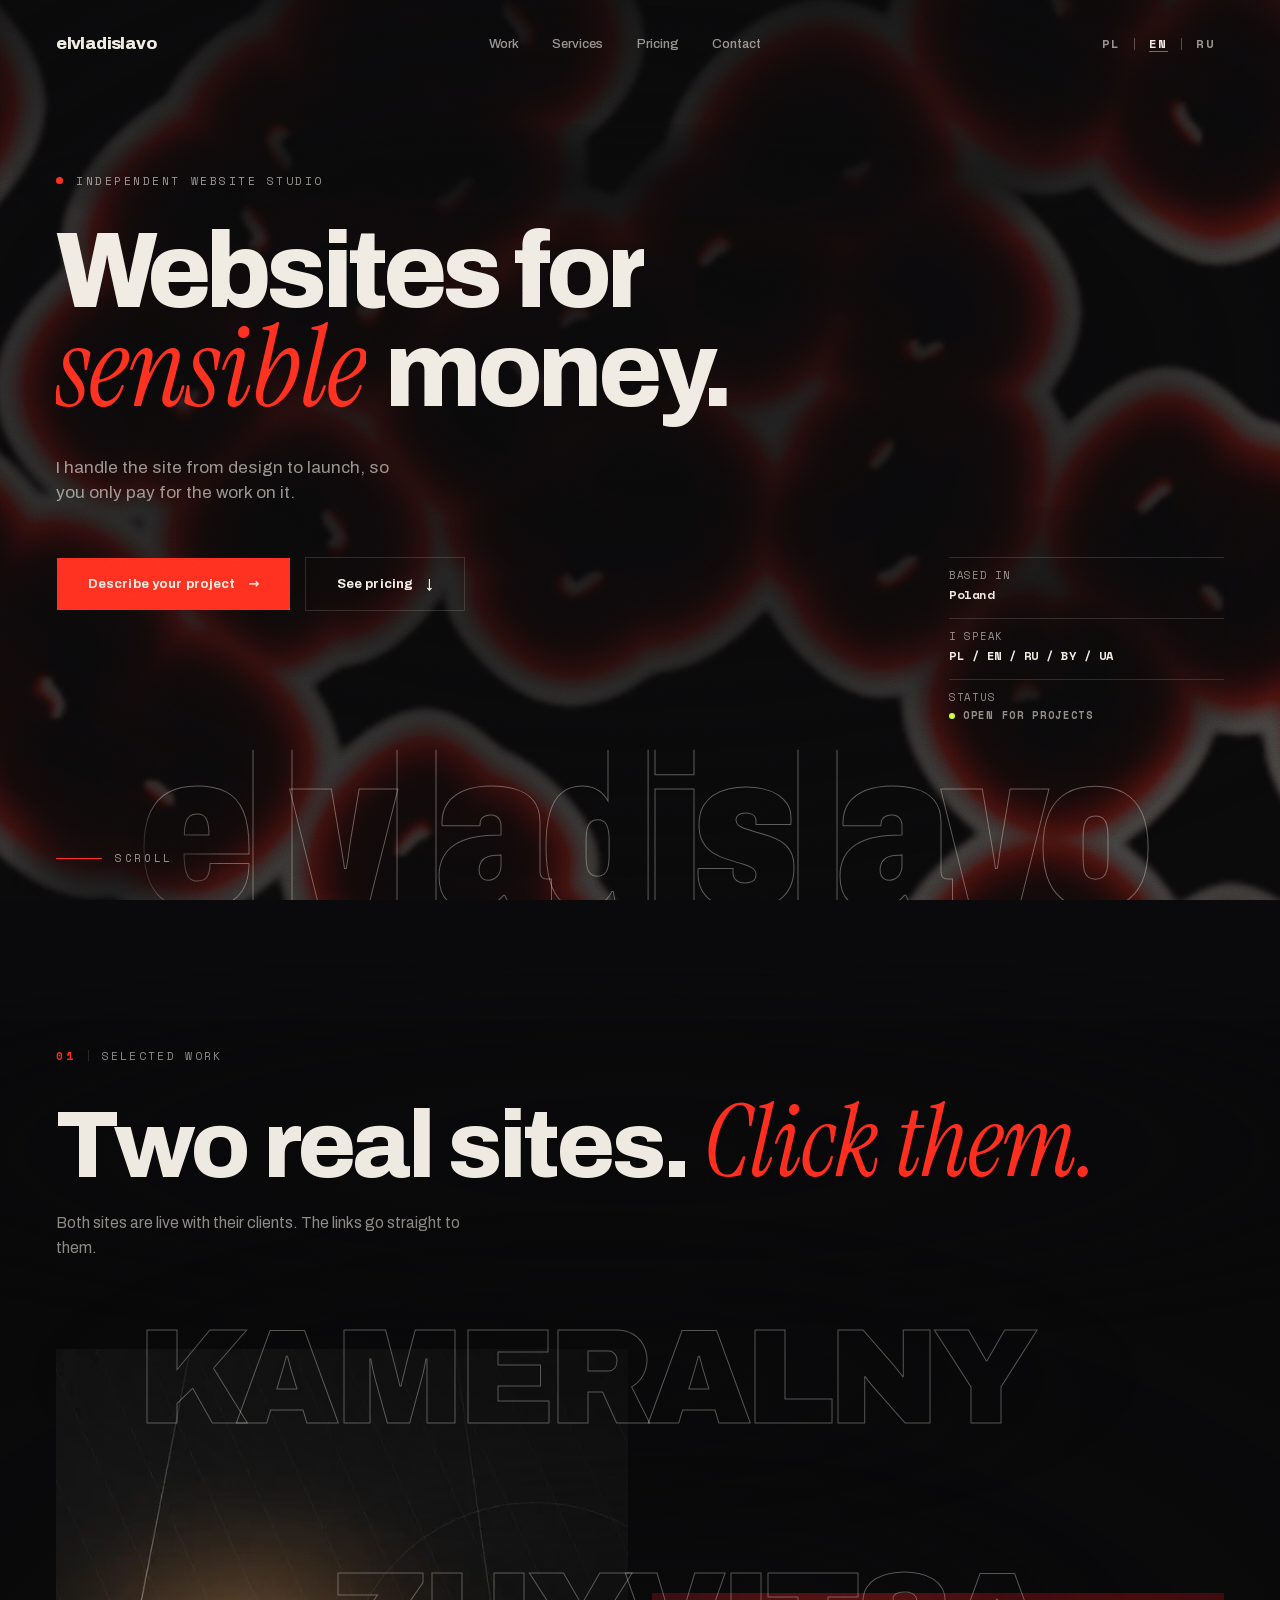
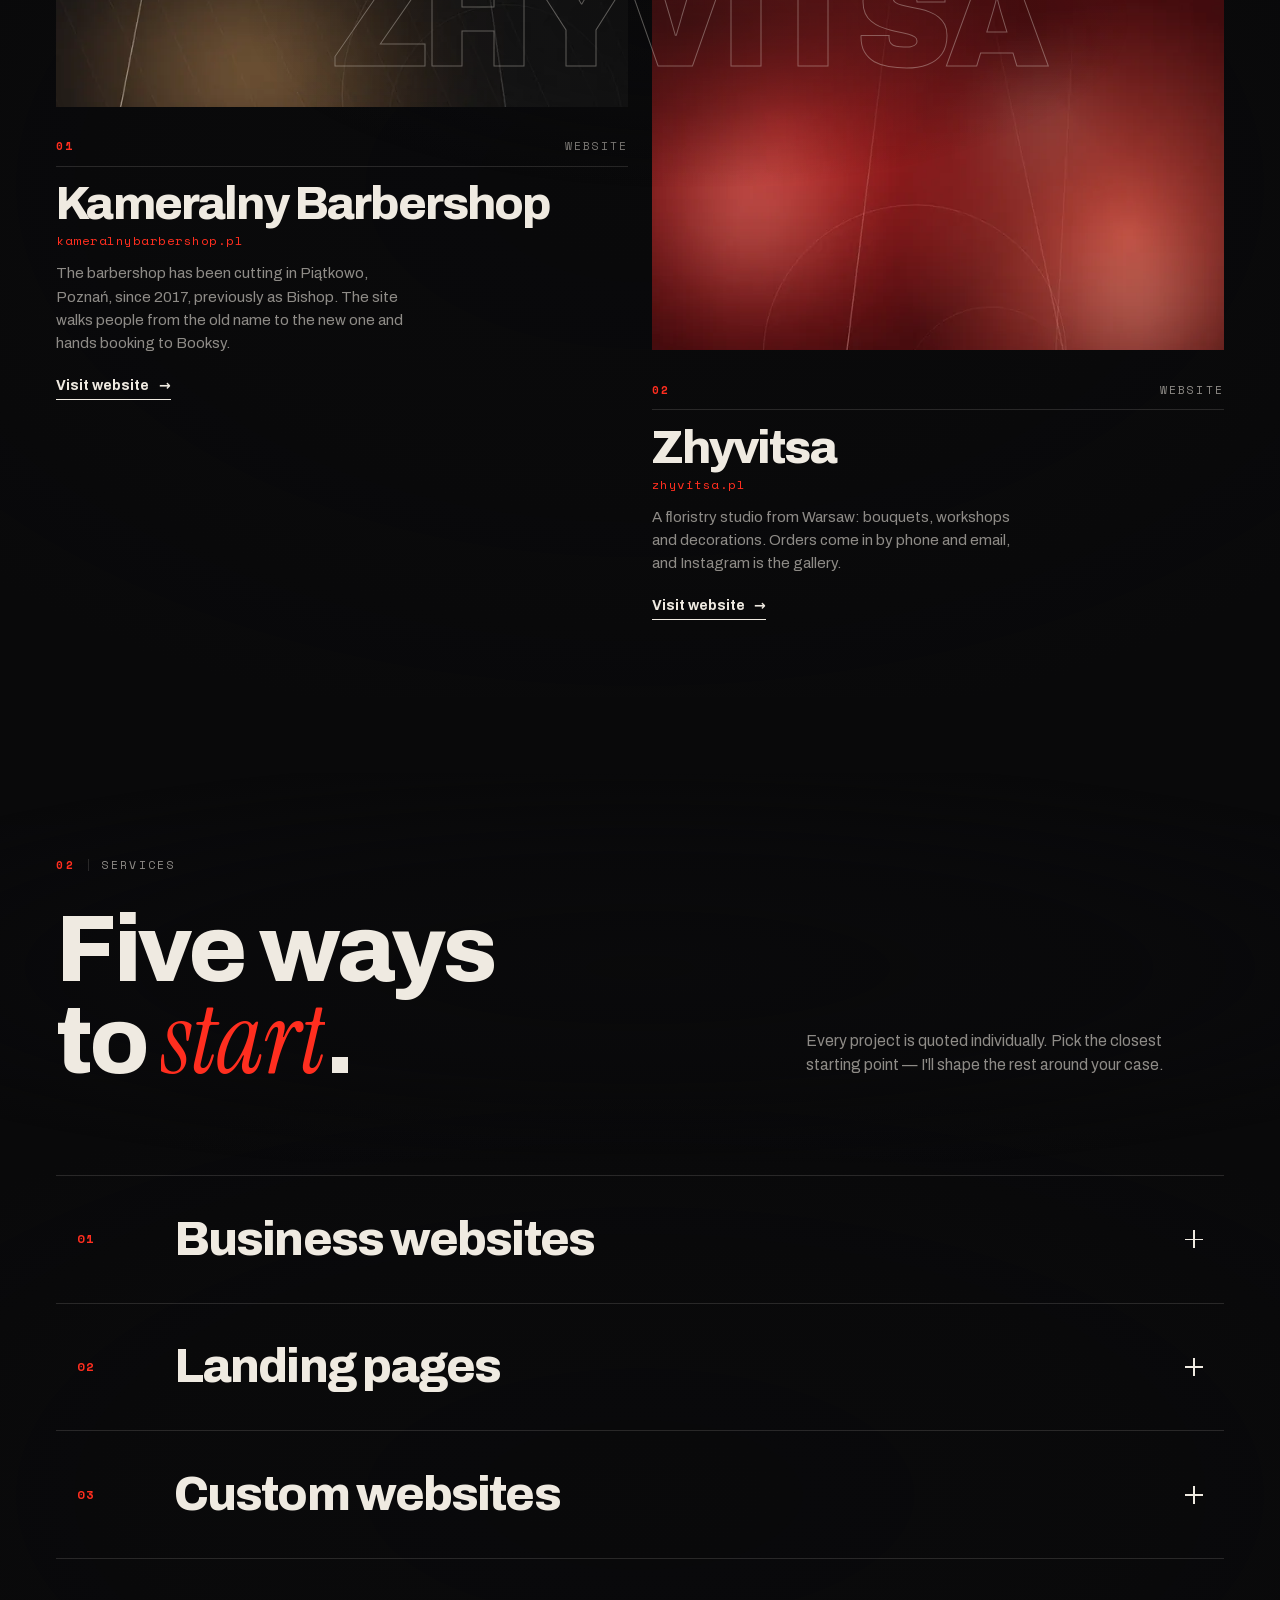
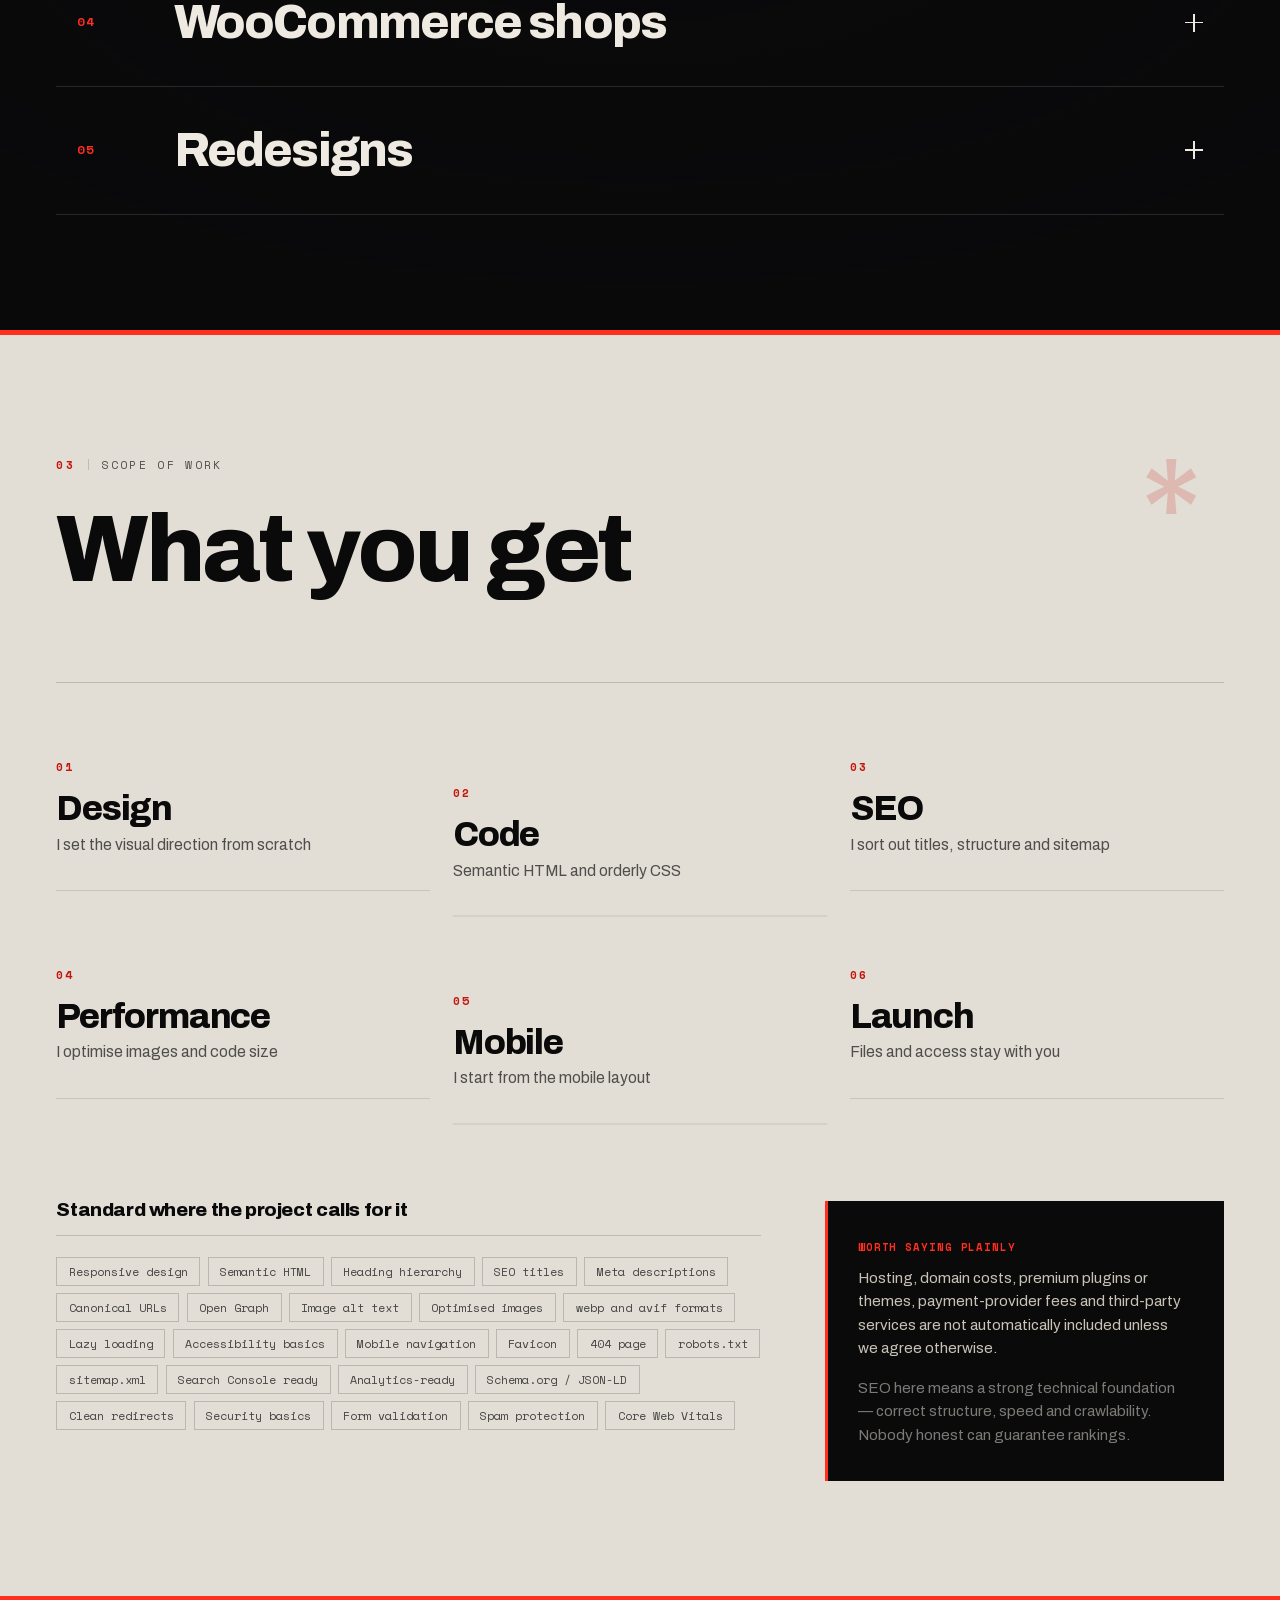
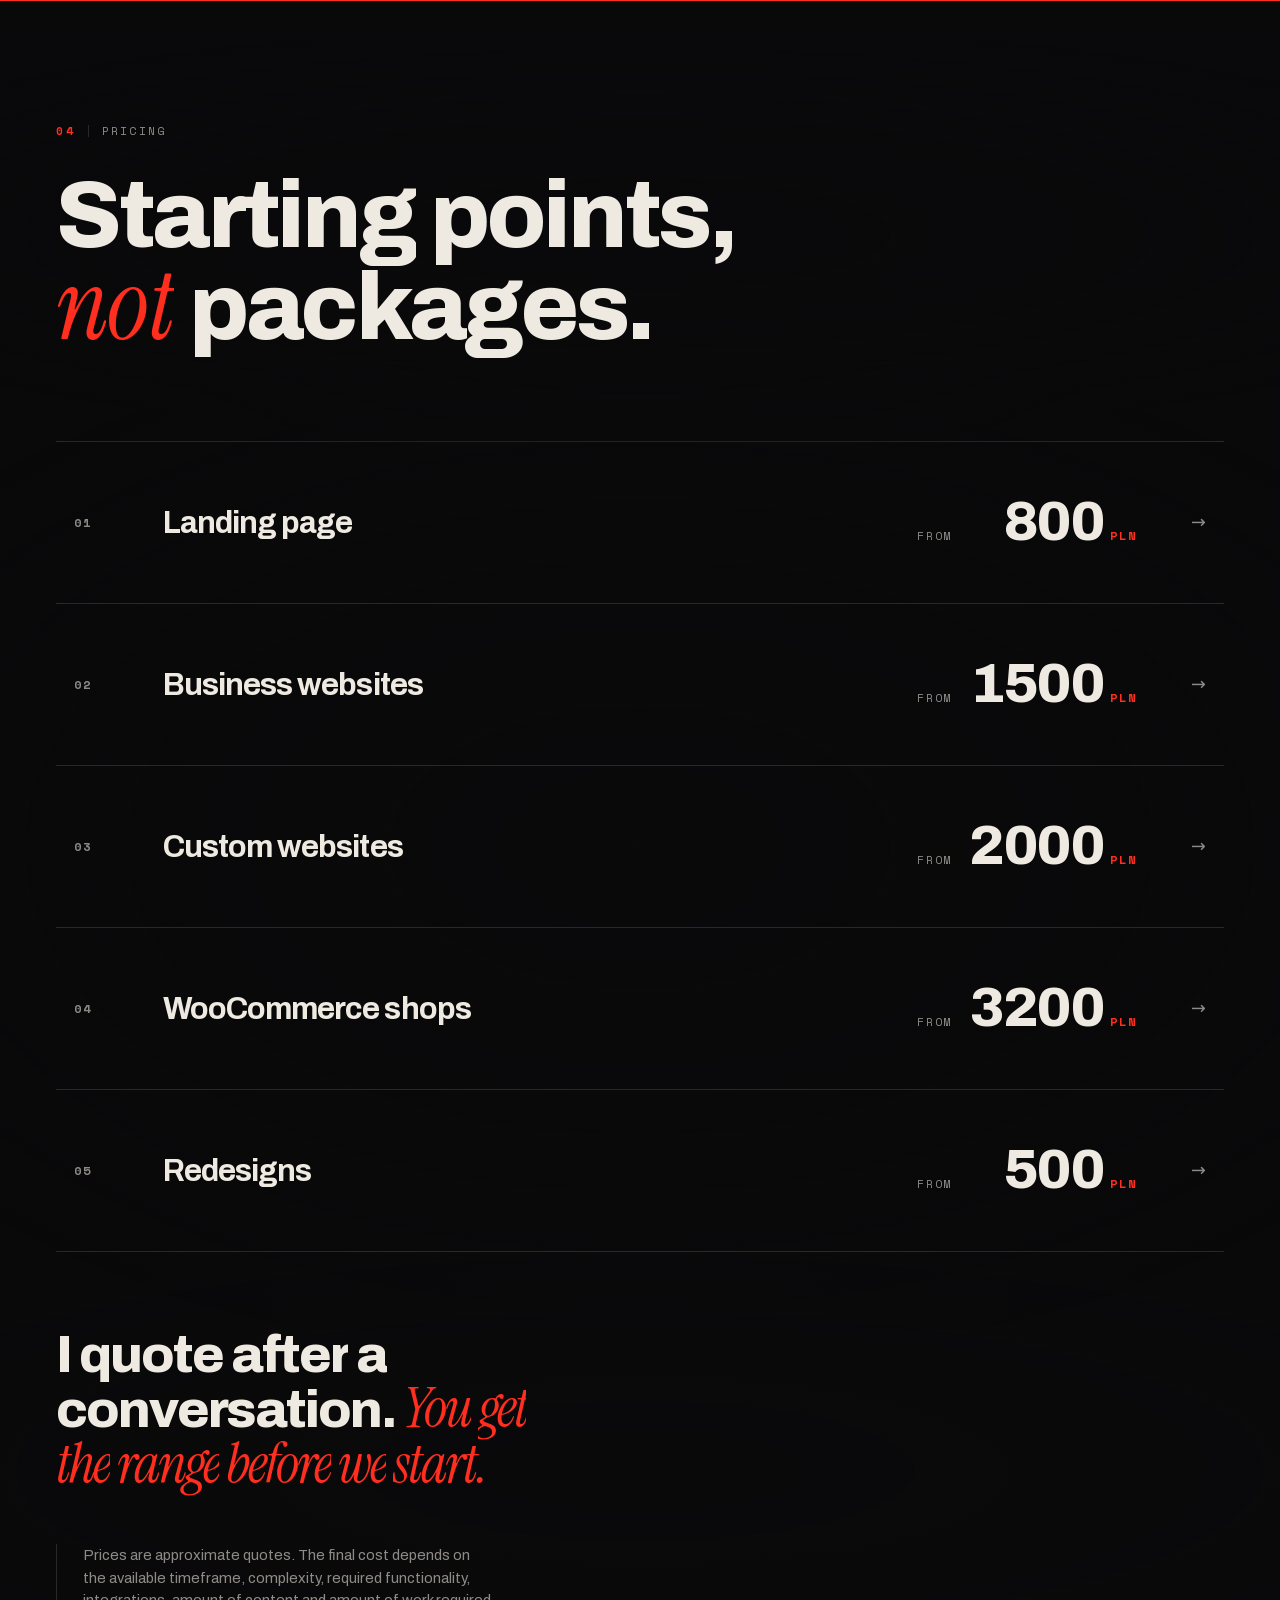
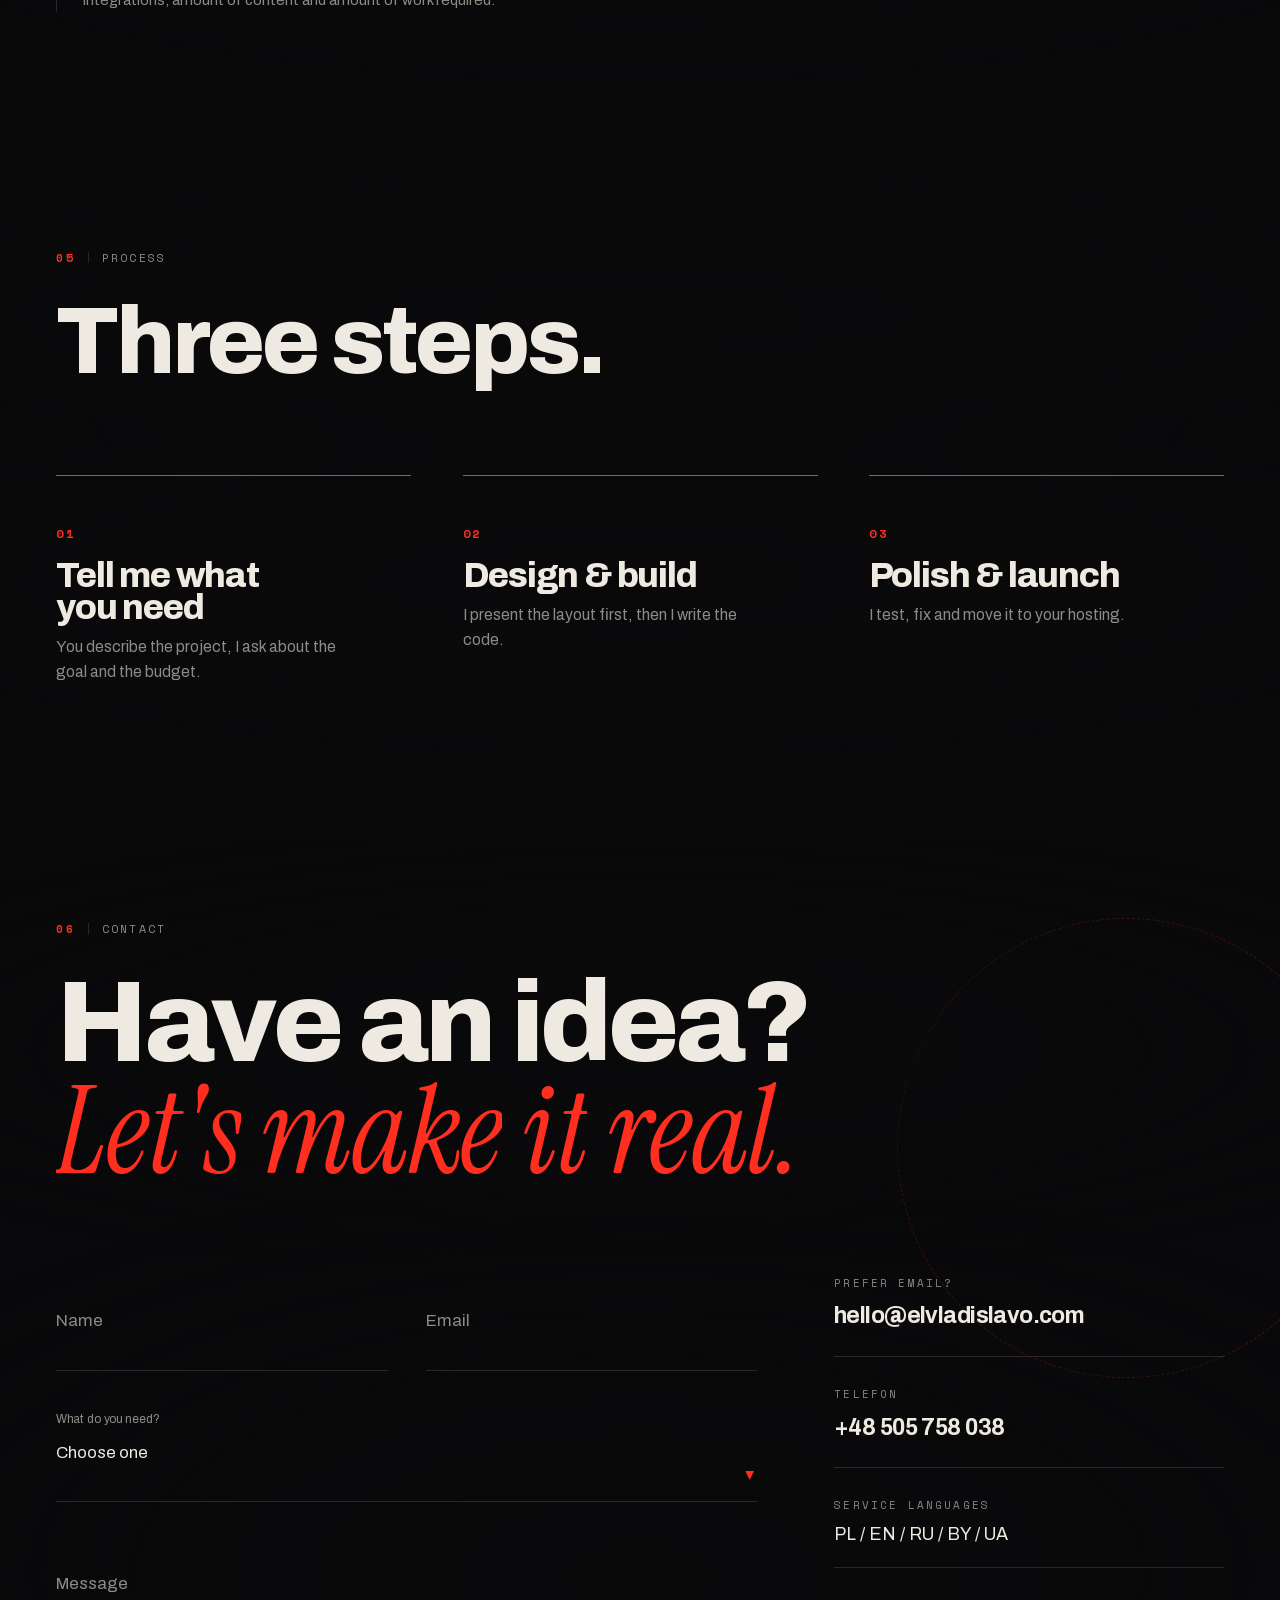
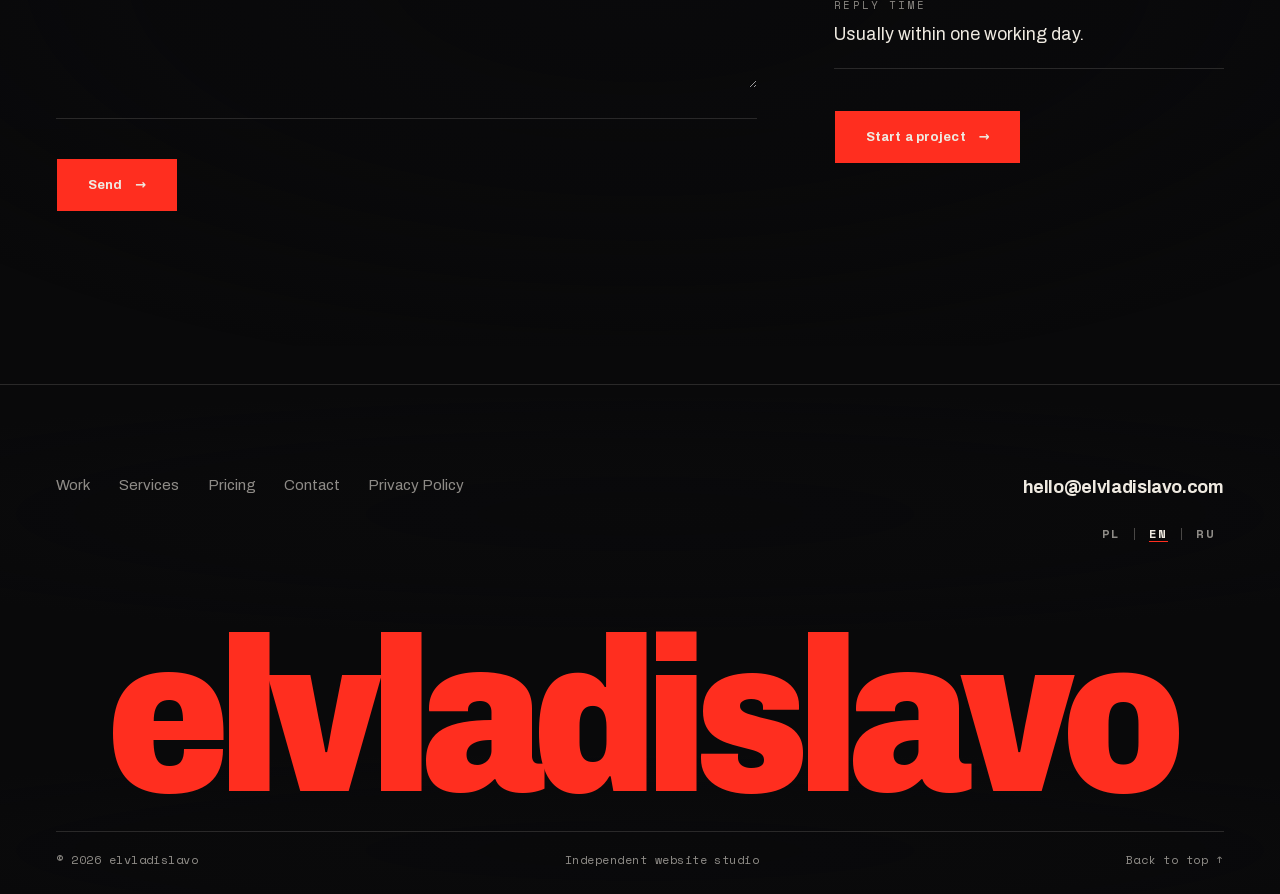
<file: index.html>
<!doctype html>
<html lang="pl" class="no-js">
<head>
<meta charset="utf-8">
<meta name="viewport" content="width=device-width, initial-scale=1, viewport-fit=cover">

<title>elvladislavo — strony internetowe za rozsądne pieniądze</title>
<meta name="description" content="Niezależne studio stron internetowych. Strony dla firm, landing page i sklepy WooCommerce. Projektuję i piszę kod sam, bez agencji po drodze.">
<link rel="canonical" href="https://elvladislavo.com/">
<link rel="alternate" hreflang="en" href="https://elvladislavo.com/?lang=en">
<link rel="alternate" hreflang="pl" href="https://elvladislavo.com/?lang=pl">
<link rel="alternate" hreflang="ru" href="https://elvladislavo.com/?lang=ru">
<link rel="alternate" hreflang="x-default" href="https://elvladislavo.com/?lang=en">
<meta name="author" content="elvladislavo">
<meta name="robots" content="index, follow, max-image-preview:large">
<meta name="theme-color" content="#0A0A0B">
<meta name="color-scheme" content="dark">

<meta property="og:type" content="website">
<meta property="og:site_name" content="elvladislavo">
<meta property="og:locale" content="pl_PL">
<meta property="og:locale:alternate" content="en_GB">
<meta property="og:url" content="https://elvladislavo.com/">
<meta property="og:title" content="elvladislavo — strony internetowe za rozsądne pieniądze">
<meta property="og:description" content="Niezależne studio stron internetowych. Strony dla firm, landing page i sklepy WooCommerce. Projektuję i piszę kod sam, bez agencji po drodze.">
<meta property="og:image" content="https://elvladislavo.com/assets/og-image.jpg">
<meta property="og:image:width" content="1200">
<meta property="og:image:height" content="630">
<meta property="og:image:alt" content="elvladislavo — strony internetowe za rozsądne pieniądze">
<meta name="twitter:card" content="summary_large_image">
<meta name="twitter:title" content="elvladislavo — strony internetowe za rozsądne pieniądze">
<meta name="twitter:description" content="Niezależne studio stron internetowych. Strony dla firm, landing page i sklepy WooCommerce.">
<meta name="twitter:image" content="https://elvladislavo.com/assets/og-image.jpg">

<link rel="icon" href="assets/favicon.svg" type="image/svg+xml">
<link rel="icon" href="assets/favicon.ico" sizes="48x48">
<link rel="apple-touch-icon" href="assets/apple-touch-icon.png">
<link rel="manifest" href="site.webmanifest">

<!-- Type is served from this origin and preloaded: a font that arrives
     after first paint re-wraps every headline on the way in. -->
<link rel="preload" href="assets/fonts/archivo-var.woff2" as="font" type="font/woff2" crossorigin>
<link rel="preload" href="assets/fonts/instrument-serif-italic.woff2" as="font" type="font/woff2" crossorigin>
<link rel="stylesheet" href="css/fonts.css">
<link rel="stylesheet" href="css/style.css?v=2">

<script>
/* Runs before paint: marks JS availability, restores language + motion prefs,
   and holds the first frame so the localised copy never flashes. */
(function () {
  /* A reload starts at the top: this page opens on a full-height hero and
     an intro, and being dropped back into the middle of it reads as a
     glitch. A link to an anchor still works — only restoration is off. */
  if ('scrollRestoration' in history && !location.hash) history.scrollRestoration = 'manual';
  var d = document.documentElement;
  d.className = d.className.replace('no-js', 'js') + ' is-preload';
  var lang = null;
  try { lang = localStorage.getItem('elv-lang'); } catch (e) {}
  var q = location.search.match(/[?&]lang=(pl|en|ru)\b/);
  if (q) lang = q[1];
  if (lang !== 'pl' && lang !== 'en' && lang !== 'ru') {
    var nl = navigator.language || '';
    lang = /^pl\b/i.test(nl) ? 'pl' : /^ru\b/i.test(nl) ? 'ru' : 'en';
  }
  d.lang = lang;
  if (window.matchMedia('(prefers-reduced-motion: reduce)').matches) d.classList.add('reduced');
})();
</script>
<noscript><style>.loader{display:none!important}html.is-preload .gate{opacity:1!important;visibility:visible!important}</style></noscript>

<script type="application/ld+json">
{
  "@context": "https://schema.org",
  "@graph": [
    {
      "@type": [
        "ProfessionalService",
        "WebDesignCompany"
      ],
      "@id": "https://elvladislavo.com/#studio",
      "name": "elvladislavo",
      "alternateName": "elvladislavo web development studio",
      "description": "Niezależne studio stron internetowych. Projektuję i koduję strony dla firm, landing page i sklepy WooCommerce.",
      "url": "https://elvladislavo.com/",
      "email": "hello@elvladislavo.com",
      "image": "https://elvladislavo.com/assets/og-image.jpg",
      "logo": "https://elvladislavo.com/assets/favicon.svg",
      "priceRange": "500–3200+ PLN",
      "currenciesAccepted": "PLN",
      "address": {
        "@type": "PostalAddress",
        "addressCountry": "PL"
      },
      "areaServed": [
        {
          "@type": "Country",
          "name": "Poland"
        },
        {
          "@type": "Place",
          "name": "Remote / worldwide"
        }
      ],
      "knowsLanguage": [
        "pl",
        "en",
        "ru",
        "be",
        "uk"
      ],
      "makesOffer": [
        {
          "@type": "Offer",
          "name": "Landing page",
          "priceSpecification": {
            "@type": "PriceSpecification",
            "minPrice": 800,
            "priceCurrency": "PLN",
            "valueAddedTaxIncluded": false
          }
        },
        {
          "@type": "Offer",
          "name": "Strony dla firm",
          "priceSpecification": {
            "@type": "PriceSpecification",
            "minPrice": 1500,
            "priceCurrency": "PLN",
            "valueAddedTaxIncluded": false
          }
        },
        {
          "@type": "Offer",
          "name": "Sklepy WooCommerce",
          "priceSpecification": {
            "@type": "PriceSpecification",
            "minPrice": 3200,
            "priceCurrency": "PLN",
            "valueAddedTaxIncluded": false
          }
        },
        {
          "@type": "Offer",
          "name": "Strony autorskie",
          "priceSpecification": {
            "@type": "PriceSpecification",
            "minPrice": 2000,
            "priceCurrency": "PLN",
            "valueAddedTaxIncluded": false
          }
        },
        {
          "@type": "Offer",
          "name": "Redesign",
          "priceSpecification": {
            "@type": "PriceSpecification",
            "minPrice": 500,
            "priceCurrency": "PLN",
            "valueAddedTaxIncluded": false
          }
        }
      ],
      "hasOfferCatalog": {
        "@type": "OfferCatalog",
        "name": "Usługi",
        "itemListElement": [
          {
            "@type": "Offer",
            "itemOffered": {
              "@type": "Service",
              "name": "Strony dla firm",
              "description": "Kilka podstron: oferta, o firmie, kontakt. Treści zmieniasz samodzielnie."
            }
          },
          {
            "@type": "Offer",
            "itemOffered": {
              "@type": "Service",
              "name": "Landing page",
              "description": "Jedna strona pod jedną ofertę. Cała treść i formularz w jednym przewinięciu."
            }
          },
          {
            "@type": "Offer",
            "itemOffered": {
              "@type": "Service",
              "name": "Strony autorskie",
              "description": "Własny układ, krój pisma i animacje, dobrane pod jedną markę."
            }
          },
          {
            "@type": "Offer",
            "itemOffered": {
              "@type": "Service",
              "name": "Sklepy WooCommerce",
              "description": "Katalog, koszyk i płatności uruchamiam na WordPressie."
            }
          },
          {
            "@type": "Offer",
            "itemOffered": {
              "@type": "Service",
              "name": "Redesign",
              "description": "Treści i adresy zostają. Zmieniam wygląd, wersję mobilną i czas ładowania."
            }
          }
        ]
      }
    },
    {
      "@type": "WebSite",
      "@id": "https://elvladislavo.com/#website",
      "url": "https://elvladislavo.com/",
      "name": "elvladislavo",
      "inLanguage": [
        "pl",
        "en",
        "ru"
      ],
      "publisher": {
        "@id": "https://elvladislavo.com/#studio"
      }
    },
    {
      "@type": "CollectionPage",
      "@id": "https://elvladislavo.com/#work",
      "name": "Wybrane realizacje",
      "isPartOf": {
        "@id": "https://elvladislavo.com/#website"
      },
      "hasPart": [
        {
          "@type": "CreativeWork",
          "name": "Kameralny Barbershop",
          "url": "https://kameralnybarbershop.pl",
          "creator": {
            "@id": "https://elvladislavo.com/#studio"
          },
          "genre": "Strona internetowa"
        },
        {
          "@type": "CreativeWork",
          "name": "Zhyvitsa",
          "url": "https://zhyvitsa.pl",
          "creator": {
            "@id": "https://elvladislavo.com/#studio"
          },
          "genre": "Strona internetowa"
        }
      ]
    }
  ]
}
</script>
</head>

<body id="top">

<a class="skip" href="#main" data-i18n="a11y.skip">Przejdź do treści</a>

<!-- ══ Loader ═══════════════════════════════════════════════════════════ -->
<div class="loader" id="loader" role="status" aria-live="polite">
  <span class="vh" data-i18n="a11y.loading">Ładowanie</span>
  <div class="loader__stage" aria-hidden="true">
    <div class="loader__mark" id="loaderMark">elvladislavo</div>
    <div class="loader__rule"><i id="loaderBar"></i></div>
    <div class="loader__num" id="loaderNum">00</div>
  </div>
  <div class="loader__wipe" aria-hidden="true"></div>
</div>

<!-- ══ Ambient layers ═══════════════════════════════════════════════════ -->
<div class="bz" id="bz" aria-hidden="true">
  <canvas id="bzCanvas" width="2" height="2"></canvas>
  <div class="bz__veil"></div>
</div>
<div class="grain" aria-hidden="true"></div>
<div class="cursor" id="cursor" aria-hidden="true">
  <div class="cursor__dot"></div>
  <div class="cursor__ring"><span class="cursor__label" data-i18n="work.cursor">ZOBACZ ↗</span></div>
</div>

<!-- ══ Navigation ═══════════════════════════════════════════════════════ -->
<header class="nav" id="nav">
  <a class="nav__logo" href="#top" aria-label="elvladislavo — home">
    <span class="nav__word">elvladislavo</span>
  </a>

  <nav class="nav__menu" id="primary-nav" aria-label="Primary">
    <ul class="nav__list">
      <li><a href="#work"     data-nav data-i18n="nav.work">Realizacje</a></li>
      <li><a href="#services" data-nav data-i18n="nav.services">Usługi</a></li>
      <li><a href="#pricing"  data-nav data-i18n="nav.pricing">Cennik</a></li>
      <li><a href="#contact"  data-nav data-i18n="nav.contact">Kontakt</a></li>
    </ul>
    <span class="nav__ind" aria-hidden="true"></span>
  </nav>

  <div class="nav__right">
    <div class="lang" role="group" aria-label="Language / Język">
      <button type="button" class="lang__btn" data-lang="pl">PL</button>
      <span class="lang__sep" aria-hidden="true">|</span>
      <button type="button" class="lang__btn" data-lang="en">EN</button>
      <span class="lang__sep" aria-hidden="true">|</span>
      <button type="button" class="lang__btn" data-lang="ru">RU</button>
    </div>
    <button type="button" class="burger" id="burger" aria-expanded="false" aria-controls="mobile-menu">
      <span class="vh" data-i18n="a11y.menu">Menu</span>
      <i aria-hidden="true"></i><i aria-hidden="true"></i>
    </button>
  </div>
</header>

<!-- ══ Mobile menu ══════════════════════════════════════════════════════ -->
<div class="mmenu" id="mobile-menu" inert>
  <div class="mmenu__bg" aria-hidden="true"></div>
  <nav class="mmenu__inner" aria-label="Mobile">
    <ul>
      <li><a href="#work"><span class="mmenu__n">01</span><span data-i18n="nav.work">Realizacje</span></a></li>
      <li><a href="#services"><span class="mmenu__n">02</span><span data-i18n="nav.services">Usługi</span></a></li>
      <li><a href="#pricing"><span class="mmenu__n">03</span><span data-i18n="nav.pricing">Cennik</span></a></li>
      <li><a href="#contact"><span class="mmenu__n">04</span><span data-i18n="nav.contact">Kontakt</span></a></li>
    </ul>
    <div class="mmenu__foot">
      <a href="mailto:hello@elvladislavo.com">hello@elvladislavo.com</a>
      <div class="lang lang--m" role="group" aria-label="Language / Język">
        <button type="button" class="lang__btn" data-lang="pl">PL</button>
        <span class="lang__sep" aria-hidden="true">|</span>
        <button type="button" class="lang__btn" data-lang="en">EN</button>
        <span class="lang__sep" aria-hidden="true">|</span>
        <button type="button" class="lang__btn" data-lang="ru">RU</button>
      </div>
    </div>
  </nav>
</div>

<main id="main" class="gate">

<!-- ══ 00 · Hero ════════════════════════════════════════════════════════ -->
<section class="hero" aria-labelledby="hero-title">
  <div class="hero__inner">
    <p class="hero__eyebrow reveal">
      <span class="dot" aria-hidden="true"></span>
      <span data-i18n="hero.eyebrow">Niezależne studio stron internetowych</span>
    </p>

    <h1 class="hero__title" id="hero-title" data-split data-i18n-html="hero.title">Strony internetowe za <em>rozsądne</em> pieniądze.</h1>

    <p class="hero__lede reveal" data-delay="120" data-i18n="hero.lede">Zajmuję się stroną od projektu po wdrożenie, więc płacisz tylko za pracę nad nią.</p>

    <div class="hero__actions reveal" data-delay="220">
      <a class="btn btn--fill magnet" href="#contact">
        <span class="btn__t" data-i18n="hero.cta1">Opisz projekt</span>
        <span class="btn__a" aria-hidden="true">→</span>
      </a>
      <a class="btn btn--ghost" href="#pricing">
        <span class="btn__t" data-i18n="hero.cta2">Zobacz ceny</span>
        <span class="btn__a" aria-hidden="true">↓</span>
      </a>
    </div>

    <ul class="hero__meta reveal" data-delay="320">
      <li><span data-i18n="hero.m1k">Lokalizacja</span><b data-i18n="hero.m1v">Polska</b></li>
      <li><span data-i18n="hero.m2k">Rozmawiam w</span><b>PL / EN / RU / BY / UA</b></li>
      <li><span data-i18n="hero.m3k">Status</span><b class="live"><i aria-hidden="true"></i><span data-i18n="hero.m3v">Przyjmuję projekty</span></b></li>
    </ul>
  </div>

  <div class="hero__mark" aria-hidden="true"><span data-stretch>elvladislavo</span></div>

  <a class="hero__scroll" href="#work" aria-label="Scroll to work">
    <span class="hero__scroll-l" aria-hidden="true"></span>
    <span data-i18n="hero.scroll">Przewiń</span>
  </a>
</section>

<!-- ══ 01 · Work ════════════════════════════════════════════════════════ -->
<section class="sec work" id="work" aria-labelledby="work-title">
  <header class="sec__head">
    <span class="label"><i aria-hidden="true">01</i><span data-i18n="work.label">Wybrane realizacje</span></span>
    <h2 class="sec__title" id="work-title" data-split data-i18n-html="work.title">Dwie prawdziwe strony. <em>Kliknij.</em></h2>
    <p class="sec__lede" data-i18n="work.lede">Obie strony pracują u klientów. Linki prowadzą prosto do nich.</p>
  </header>

  <div class="projects">

    <article class="proj proj--a" data-tilt>
      <span class="proj__ghost" aria-hidden="true" data-drift="-90">KAMERALNY</span>
      <a class="proj__link" href="https://kameralnybarbershop.pl" target="_blank" rel="noopener noreferrer" data-cursor="view">
        <span class="proj__media">
          <picture>
            <source type="image/webp" srcset="assets/work-kameralny-700.webp 700w, assets/work-kameralny-1200.webp 1200w" sizes="(max-width: 820px) 92vw, 46vw">
            <img src="assets/work-kameralny-1200.jpg" width="1200" height="1500" loading="lazy" decoding="async"
                 alt="" aria-hidden="true">
          </picture>
          <picture class="proj__shot">
            <source type="image/avif" srcset="assets/work-kameralny-shot-1200.avif 1200w, assets/work-kameralny-shot-2400.avif 2400w" sizes="(max-width: 980px) 100vw, 50vw">
            <source type="image/webp" srcset="assets/work-kameralny-shot-1200.webp 1200w, assets/work-kameralny-shot-2400.webp 2400w" sizes="(max-width: 980px) 100vw, 50vw">
            <img src="assets/work-kameralny-shot-1200.jpg" width="1200" height="1500" loading="lazy" decoding="async"
                 data-i18n-alt="work.alt1"
                 alt="Kameralny Barbershop — zrzut strony internetowej, prowadzi do kameralnybarbershop.pl">
          </picture>
          <span class="proj__veil" aria-hidden="true"></span>
          <span class="proj__mask" aria-hidden="true"></span>
        </span>
        <span class="proj__info">
          <span class="proj__top">
            <span class="proj__num">01</span>
            <span class="proj__cat" data-i18n="work.cat">Strona internetowa</span>
          </span>
          <span class="proj__name">Kameralny Barbershop</span>
          <span class="proj__domain">kameralnybarbershop.pl</span>
          <span class="proj__desc" data-i18n="work.p1">Barbershop tnie na poznańskim Piątkowie od 2017 roku, wcześniej jako Bishop. Strona przeprowadza klientów ze starej nazwy na nową, a rezerwację oddaje do Booksy.</span>
          <span class="proj__cta"><span data-i18n="work.visit">Zobacz stronę</span><i aria-hidden="true">→</i></span>
        </span>
      </a>
    </article>

    <article class="proj proj--b" data-tilt>
      <span class="proj__ghost" aria-hidden="true" data-drift="110">ZHYVITSA</span>
      <a class="proj__link" href="https://zhyvitsa.pl" target="_blank" rel="noopener noreferrer" data-cursor="view">
        <span class="proj__media">
          <picture>
            <source type="image/webp" srcset="assets/work-zhyvitsa-700.webp 700w, assets/work-zhyvitsa-1200.webp 1200w" sizes="(max-width: 820px) 92vw, 46vw">
            <img src="assets/work-zhyvitsa-1200.jpg" width="1200" height="1500" loading="lazy" decoding="async"
                 alt="" aria-hidden="true">
          </picture>
          <picture class="proj__shot">
            <source type="image/avif" srcset="assets/work-zhyvitsa-shot-1200.avif 1200w, assets/work-zhyvitsa-shot-2400.avif 2400w" sizes="(max-width: 980px) 100vw, 50vw">
            <source type="image/webp" srcset="assets/work-zhyvitsa-shot-1200.webp 1200w, assets/work-zhyvitsa-shot-2400.webp 2400w" sizes="(max-width: 980px) 100vw, 50vw">
            <img src="assets/work-zhyvitsa-shot-1200.jpg" width="1200" height="1440" loading="lazy" decoding="async"
                 data-i18n-alt="work.alt2"
                 alt="Zhyvitsa — zrzut strony internetowej, prowadzi do zhyvitsa.pl">
          </picture>
          <span class="proj__veil" aria-hidden="true"></span>
          <span class="proj__mask" aria-hidden="true"></span>
        </span>
        <span class="proj__info">
          <span class="proj__top">
            <span class="proj__num">02</span>
            <span class="proj__cat" data-i18n="work.cat">Strona internetowa</span>
          </span>
          <span class="proj__name">Zhyvitsa</span>
          <span class="proj__domain">zhyvitsa.pl</span>
          <span class="proj__desc" data-i18n="work.p2">Pracownia florystyczna z Warszawy: bukiety, warsztaty i dekoracje. Zamówienia przyjmuje telefonicznie i mailowo, a galerią jest Instagram.</span>
          <span class="proj__cta"><span data-i18n="work.visit">Zobacz stronę</span><i aria-hidden="true">→</i></span>
        </span>
      </a>
    </article>

  </div>
</section>

<!-- ══ 02 · Services ════════════════════════════════════════════════════ -->
<section class="sec svcs" id="services" aria-labelledby="svc-title">
  <header class="sec__head sec__head--split">
    <div>
      <span class="label"><i aria-hidden="true">02</i><span data-i18n="svc.label">Usługi</span></span>
      <h2 class="sec__title" id="svc-title" data-split data-i18n-html="svc.title">Pięć sposobów, żeby <em>zacząć</em>.</h2>
    </div>
    <p class="sec__note" data-i18n="svc.note">Każdy projekt wyceniam indywidualnie. Wybierz najbliższy punkt wyjścia — resztę dopasuję do Twojego przypadku.</p>
  </header>

  <div class="svc" id="svcList">

    <div class="svc__item" data-svc>
      <h3 class="svc__h">
        <button type="button" class="svc__row" aria-expanded="false" aria-controls="svc-p1">
          <span class="svc__num">01</span>
          <span class="svc__name" data-i18n="svc.n1">Strony dla firm</span>
          <span class="svc__hint" data-i18n="svc.d1">Kilka podstron: oferta, o firmie, kontakt. Treści zmieniasz samodzielnie.</span>
          <span class="svc__sign" aria-hidden="true"></span>
        </button>
      </h3>
      <div class="svc__panel" id="svc-p1" role="region">
        <div class="svc__pin">
          <p data-i18n="svc.d1">Kilka podstron: oferta, o firmie, kontakt. Treści zmieniasz samodzielnie.</p>
          <ul class="tags">
            <li data-i18n="tag.pages">Struktura wielostronicowa</li><li data-i18n="tag.cms">Edytowalne treści</li>
            <li data-i18n="tag.seo">Techniczna baza SEO</li><li data-i18n="tag.forms">Formularze kontaktowe</li>
            <li data-i18n="tag.resp">Responsywny design</li>
          </ul>
        </div>
      </div>
    </div>

    <div class="svc__item" data-svc>
      <h3 class="svc__h">
        <button type="button" class="svc__row" aria-expanded="false" aria-controls="svc-p2">
          <span class="svc__num">02</span>
          <span class="svc__name" data-i18n="svc.n2">Landing page</span>
          <span class="svc__hint" data-i18n="svc.d2">Jedna strona pod jedną ofertę. Cała treść i formularz w jednym przewinięciu.</span>
          <span class="svc__sign" aria-hidden="true"></span>
        </button>
      </h3>
      <div class="svc__panel" id="svc-p2" role="region">
        <div class="svc__pin">
          <p data-i18n="svc.d2">Jedna strona pod jedną ofertę. Cała treść i formularz w jednym przewinięciu.</p>
          <ul class="tags">
            <li data-i18n="tag.single">Jedna strona</li><li data-i18n="tag.cta">Jasne wezwanie do działania</li>
            <li data-i18n="tag.speed">Szybkie ładowanie</li><li data-i18n="tag.analytics">Gotowe pod analitykę</li>
          </ul>
        </div>
      </div>
    </div>

    <div class="svc__item" data-svc>
      <h3 class="svc__h">
        <button type="button" class="svc__row" aria-expanded="false" aria-controls="svc-p3">
          <span class="svc__num">03</span>
          <span class="svc__name" data-i18n="svc.n3">Strony autorskie</span>
          <span class="svc__hint" data-i18n="svc.d3">Własny układ, krój pisma i animacje, dobrane pod jedną markę.</span>
          <span class="svc__sign" aria-hidden="true"></span>
        </button>
      </h3>
      <div class="svc__panel" id="svc-p3" role="region">
        <div class="svc__pin">
          <p data-i18n="svc.d3">Własny układ, krój pisma i animacje, dobrane pod jedną markę.</p>
          <ul class="tags">
            <li data-i18n="tag.art">Autorski kierunek wizualny</li><li data-i18n="tag.motion">Przemyślana animacja</li>
            <li data-i18n="tag.hand">Kod pisany ręcznie</li><li data-i18n="tag.a11y">Podstawy dostępności</li>
          </ul>
        </div>
      </div>
    </div>

    <div class="svc__item svc__item--wide" data-svc>
      <h3 class="svc__h">
        <button type="button" class="svc__row" aria-expanded="false" aria-controls="svc-p4">
          <span class="svc__num">04</span>
          <span class="svc__name" data-i18n="svc.n4">Sklepy WooCommerce</span>
          <span class="svc__hint" data-i18n="svc.d4">Katalog, koszyk i płatności uruchamiam na WordPressie.</span>
          <span class="svc__sign" aria-hidden="true"></span>
        </button>
      </h3>
      <div class="svc__panel" id="svc-p4" role="region">
        <div class="svc__pin svc__pin--cols">
          <div>
            <p data-i18n="svc.d4">Katalog, koszyk i płatności uruchamiam na WordPressie.</p>
            <p class="svc__sub" data-i18n="svc.d4b">Sklep prowadzisz potem samodzielnie: dodajesz i edytujesz produkty, obsługujesz zamówienia, zmieniasz treści, ustawiasz płatności i wysyłkę — wszystko z panelu WordPressa.</p>
          </div>
          <ul class="tags">
            <li data-i18n="tag.cat">Katalog produktów</li><li data-i18n="tag.cart">Koszyk</li>
            <li data-i18n="tag.checkout">Proces zakupowy</li><li data-i18n="tag.pay">Integracja płatności</li>
            <li data-i18n="tag.ship">Konfiguracja wysyłki</li><li data-i18n="tag.prod">Zarządzanie produktami</li>
            <li data-i18n="tag.resp">Responsywny design</li><li data-i18n="tag.seo">Techniczna baza SEO</li>
            <li data-i18n="tag.perf">Optymalizacja wydajności</li>
          </ul>
        </div>
      </div>
    </div>

    <div class="svc__item" data-svc>
      <h3 class="svc__h">
        <button type="button" class="svc__row" aria-expanded="false" aria-controls="svc-p5">
          <span class="svc__num">05</span>
          <span class="svc__name" data-i18n="svc.n5">Redesign</span>
          <span class="svc__hint" data-i18n="svc.d5">Treści i adresy zostają. Zmieniam wygląd, wersję mobilną i czas ładowania.</span>
          <span class="svc__sign" aria-hidden="true"></span>
        </button>
      </h3>
      <div class="svc__panel" id="svc-p5" role="region">
        <div class="svc__pin">
          <p data-i18n="svc.d5">Treści i adresy zostają. Zmieniam wygląd, wersję mobilną i czas ładowania.</p>
          <ul class="tags">
            <li data-i18n="tag.audit">Przegląd struktury</li><li data-i18n="tag.rebuild">Przebudowa wizualna</li>
            <li data-i18n="tag.mobile">Naprawa wersji mobilnej</li><li data-i18n="tag.redir">Czyste przekierowania</li>
            <li data-i18n="tag.speed">Szybkie ładowanie</li>
          </ul>
        </div>
      </div>
    </div>

  </div>
</section>

<!-- ══ 03 · Approach (light) ════════════════════════════════════════════ -->
<section class="sec sec--light approach" id="approach" aria-labelledby="app-title">
  <div class="approach__deco" aria-hidden="true"><span>*</span></div>

  <header class="sec__head">
    <span class="label"><i aria-hidden="true">03</i><span data-i18n="app.label">Zakres prac</span></span>
    <h2 class="sec__title" id="app-title" data-split data-i18n="app.title">Co dostajesz</h2>
  </header>

  <ol class="grid6">
    <li class="cell" data-cell><span class="cell__n">01</span><h3 data-i18n="app.h1">Design</h3><p data-i18n="app.p1">Kierunek wizualny ustalam od zera</p></li>
    <li class="cell" data-cell><span class="cell__n">02</span><h3 data-i18n="app.h2">Kod</h3><p data-i18n="app.p2">Semantyczny HTML i uporządkowany CSS</p></li>
    <li class="cell" data-cell><span class="cell__n">03</span><h3 data-i18n="app.h3">SEO</h3><p data-i18n="app.p3">Porządkuję tytuły, strukturę i mapę strony</p></li>
    <li class="cell" data-cell><span class="cell__n">04</span><h3 data-i18n="app.h4">Wydajność</h3><p data-i18n="app.p4">Optymalizuję obrazy i rozmiar kodu</p></li>
    <li class="cell" data-cell><span class="cell__n">05</span><h3 data-i18n="app.h5">Mobile</h3><p data-i18n="app.p5">Projektowanie zaczynam od wersji mobilnej</p></li>
    <li class="cell" data-cell><span class="cell__n">06</span><h3 data-i18n="app.h6">Wdrożenie</h3><p data-i18n="app.p6">Pliki i dostępy zostają u Ciebie</p></li>
  </ol>

  <div class="incl">
    <div class="incl__col">
      <h3 class="incl__h" data-i18n="incl.title">Standard tam, gdzie projekt tego wymaga</h3>
      <ul class="chips">
        <li data-i18n="incl.1">Responsywny design</li><li data-i18n="incl.2">Semantyczny HTML</li>
        <li data-i18n="incl.3">Hierarchia nagłówków</li><li data-i18n="incl.4">Tytuły SEO</li>
        <li data-i18n="incl.5">Meta description</li><li data-i18n="incl.6">Adresy kanoniczne</li>
        <li data-i18n="incl.7">Open Graph</li><li data-i18n="incl.8">Atrybuty alt</li>
        <li data-i18n="incl.9">Zoptymalizowane obrazy</li><li data-i18n="incl.10">Formaty webp i avif</li>
        <li data-i18n="incl.11">Lazy loading</li><li data-i18n="incl.12">Podstawy dostępności</li>
        <li data-i18n="incl.13">Nawigacja mobilna</li><li data-i18n="incl.14">Favicon</li>
        <li data-i18n="incl.15">Strona 404</li><li data-i18n="incl.16">robots.txt</li>
        <li data-i18n="incl.17">sitemap.xml</li><li data-i18n="incl.18">Gotowe pod Search Console</li>
        <li data-i18n="incl.19">Gotowe pod analitykę</li><li data-i18n="incl.20">Schema.org / JSON-LD</li>
        <li data-i18n="incl.21">Czyste przekierowania</li><li data-i18n="incl.22">Podstawy bezpieczeństwa</li>
        <li data-i18n="incl.23">Walidacja formularzy</li><li data-i18n="incl.24">Ochrona przed spamem</li>
        <li data-i18n="incl.25">Core Web Vitals</li>
      </ul>
    </div>
    <aside class="incl__note">
      <span class="incl__badge" data-i18n="incl.badge">Warto powiedzieć wprost</span>
      <p data-i18n="incl.body">Hosting, koszty domeny, płatne wtyczki i motywy, prowizje operatorów płatności oraz usługi zewnętrzne nie są automatycznie wliczone, chyba że ustalimy inaczej.</p>
      <p class="incl__seo" data-i18n="incl.seo">SEO oznacza tu mocny fundament techniczny — poprawną strukturę, szybkość i indeksowalność. Nikt uczciwy nie zagwarantuje pozycji w wynikach.</p>
    </aside>
  </div>
</section>

<!-- ══ 04 · Pricing ═════════════════════════════════════════════════════ -->
<section class="sec pricing" id="pricing" aria-labelledby="price-title">
  <header class="sec__head">
    <span class="label"><i aria-hidden="true">04</i><span data-i18n="pr.label">Cennik</span></span>
    <h2 class="sec__title" id="price-title" data-split data-i18n-html="pr.title">Punkty wyjścia, <em>nie</em> pakiety.</h2>
  </header>

  <div class="prices">
    <a class="price" href="#contact" data-cell>
      <span class="price__n">01</span>
      <span class="price__name" data-i18n="pr.n1">Landing page</span>
      <span class="price__amt"><i data-i18n="pr.from">od</i><b>800</b><u>PLN</u></span>
      <span class="price__go" aria-hidden="true">→</span>
    </a>
    <a class="price" href="#contact" data-cell>
      <span class="price__n">02</span>
      <span class="price__name" data-i18n="pr.n2">Strony dla firm</span>
      <span class="price__amt"><i data-i18n="pr.from">od</i><b>1500</b><u>PLN</u></span>
      <span class="price__go" aria-hidden="true">→</span>
    </a>    
     <a class="price" href="#contact" data-cell>
      <span class="price__n">03</span>
      <span class="price__name" data-i18n="pr.n4">Strony autorskie</span>
      <span class="price__amt"><i data-i18n="pr.from">od</i><b>2000</b><u>PLN</u></span>
      <span class="price__go" aria-hidden="true">→</span>
    </a>
    <a class="price" href="#contact" data-cell>
      <span class="price__n">04</span>
      <span class="price__name" data-i18n="pr.n3">Sklepy WooCommerce</span>
      <span class="price__amt"><i data-i18n="pr.from">od</i><b>3200</b><u>PLN</u></span>
      <span class="price__go" aria-hidden="true">→</span>
    </a>
    <a class="price" href="#contact" data-cell>
      <span class="price__n">05</span>
      <span class="price__name" data-i18n="pr.n5">Redesign</span>
      <span class="price__amt"><i data-i18n="pr.from">od</i><b>500</b><u>PLN</u></span>
      <span class="price__go" aria-hidden="true">→</span>
    </a>

  </div>

  <div class="pricing__foot">
    <p class="statement" data-split data-i18n-html="pr.stat">Wyceniam po rozmowie. <em>Widełki podaję przed startem.</em></p></p>
    <p class="fine" data-i18n="pr.fine">Podane ceny są orientacyjne. Końcowa cena zależy od dostępnego czasu, złożoności projektu, wymaganych funkcji, integracji, ilości treści oraz zakresu prac.</p>
  </div>
</section>

<!-- ══ 05 · Process ═════════════════════════════════════════════════════ -->
<section class="sec process" id="process" aria-labelledby="proc-title">
  <header class="sec__head">
    <span class="label"><i aria-hidden="true">05</i><span data-i18n="pc.label">Proces</span></span>
    <h2 class="sec__title" id="proc-title" data-split data-i18n-html="pc.title">Trzy kroki.</h2>
  </header>

  <ol class="steps">
    <li class="step" data-cell>
      <span class="step__n">01</span>
      <span class="step__line" aria-hidden="true"></span>
      <h3 data-i18n="pc.h1">Opowiedz, czego potrzebujesz</h3>
      <p data-i18n="pc.p1">Opisujesz projekt, ja pytam o cel i budżet.</p>
    </li>
    <li class="step" data-cell>
      <span class="step__n">02</span>
      <span class="step__line" aria-hidden="true"></span>
      <h3 data-i18n="pc.h2">Projekt i budowa</h3>
      <p data-i18n="pc.p2">Najpierw przedstawiam układ, potem piszę kod.</p>
    </li>
    <li class="step" data-cell>
      <span class="step__n">03</span>
      <span class="step__line" aria-hidden="true"></span>
      <h3 data-i18n="pc.h3">Dopracowanie i publikacja</h3>
      <p data-i18n="pc.p3">Testuję, poprawiam i przenoszę na Twój hosting.</p>
    </li>
  </ol>
</section>

<!-- ══ 06 · Contact ═════════════════════════════════════════════════════ -->
<section class="sec contact" id="contact" aria-labelledby="ct-title">
  <div class="contact__deco" aria-hidden="true"><span class="ring ring--3"></span></div>

  <header class="sec__head">
    <span class="label"><i aria-hidden="true">06</i><span data-i18n="ct.label">Kontakt</span></span>
    <h2 class="sec__title sec__title--xl" id="ct-title" data-split data-i18n-html="ct.title">Masz pomysł? <em>Zróbmy z niego coś konkretnego.</em></h2>
  </header>

  <div class="contact__grid">
    <form class="form" id="contactForm" novalidate>
      <div class="form__row">
        <div class="field">
          <input type="text" id="f-name" name="name" placeholder=" " required autocomplete="name" maxlength="80">
          <label for="f-name" data-i18n="ct.name">Imię</label>
          <span class="field__line" aria-hidden="true"></span>
          <span class="field__err" id="e-name" role="alert"></span>
        </div>
        <div class="field">
          <input type="email" id="f-email" name="email" placeholder=" " required autocomplete="email" maxlength="120">
          <label for="f-email" data-i18n="ct.email">E-mail</label>
          <span class="field__line" aria-hidden="true"></span>
          <span class="field__err" id="e-email" role="alert"></span>
        </div>
      </div>

      <div class="field field--sel">
        <select id="f-need" name="need" required>
          <option value="" selected disabled data-i18n="ct.pick">Wybierz</option>
          <option value="business" data-i18n="svc.n1">Strony dla firm</option>
          <option value="landing" data-i18n="svc.n2">Landing page</option>
          <option value="custom" data-i18n="svc.n3">Strony autorskie</option>
          <option value="shop" data-i18n="svc.n4">Sklepy WooCommerce</option>
          <option value="redesign" data-i18n="svc.n5">Redesign</option>
          <option value="other" data-i18n="ct.other">Coś innego</option>
        </select>
        <label for="f-need" data-i18n="ct.need">Czego potrzebujesz?</label>
        <span class="field__line" aria-hidden="true"></span>
        <span class="field__err" id="e-need" role="alert"></span>
      </div>

      <div class="field">
        <textarea id="f-msg" name="message" rows="4" placeholder=" " required maxlength="2000"></textarea>
        <label for="f-msg" data-i18n="ct.msg">Wiadomość</label>
        <span class="field__line" aria-hidden="true"></span>
        <span class="field__err" id="e-msg" role="alert"></span>
      </div>

      <!-- Spam honeypot: hidden from people, tempting to bots. -->
      <div class="hp" aria-hidden="true">
        <label for="f-company">Company</label>
        <input type="text" id="f-company" name="company" tabindex="-1" autocomplete="off">
      </div>

      <button type="submit" class="btn btn--send magnet" id="sendBtn">
        <span class="btn__t" data-i18n="ct.send">Wyślij</span>
        <span class="btn__a" aria-hidden="true">→</span>
      </button>

      <p class="form__status" id="formStatus" role="status" aria-live="polite"></p>
    </form>

   <aside class="contact__side">
  <div class="contact__blk">
    <span class="contact__k" data-i18n="ct.direct">Wolisz mail?</span>
    <a class="contact__mail magnet" href="mailto:hello@elvladislavo.com">hello@elvladislavo.com</a>
  </div>

  <div class="contact__blk">
    <span class="contact__k">Telefon</span>
    <a class="contact__mail magnet" href="tel:+48505758038">+48 505 758 038</a>
  </div>

  <div class="contact__blk">
    <span class="contact__k" data-i18n="ct.langs">Języki obsługi</span>
    <p>PL / EN / RU / BY / UA</p>
  </div>

  <div class="contact__blk">
    <span class="contact__k" data-i18n="ct.reply">Czas odpowiedzi</span>
    <p data-i18n="ct.replyv">Zwykle w ciągu jednego dnia roboczego.</p>
  </div>

  <a class="btn btn--fill magnet contact__start" href="mailto:hello@elvladislavo.com?subject=Project%20enquiry">
    <span class="btn__t" data-i18n="ct.start">Zacznijmy projekt</span>
    <span class="btn__a" aria-hidden="true">→</span>
  </a>
</aside>

  </div>
</section>

</main>

<!-- ══ Footer ═══════════════════════════════════════════════════════════ -->
<footer class="foot">
  <div class="foot__top">
    <nav class="foot__nav" aria-label="Footer">
      <a href="#work" data-i18n="nav.work">Realizacje</a>
      <a href="#services" data-i18n="nav.services">Usługi</a>
      <a href="#pricing" data-i18n="nav.pricing">Cennik</a>
      <a href="#contact" data-i18n="nav.contact">Kontakt</a>
      <a href="privacy.html" data-i18n="foot.privacy">Polityka prywatności</a>
    </nav>
    <div class="foot__right">
      <a class="foot__mail" href="mailto:hello@elvladislavo.com">hello@elvladislavo.com</a>
      <div class="lang" role="group" aria-label="Language / Język">
        <button type="button" class="lang__btn" data-lang="pl">PL</button>
        <span class="lang__sep" aria-hidden="true">|</span>
        <button type="button" class="lang__btn" data-lang="en">EN</button>
        <span class="lang__sep" aria-hidden="true">|</span>
        <button type="button" class="lang__btn" data-lang="ru">RU</button>
      </div>
    </div>
  </div>

  <div class="foot__mark" aria-hidden="true"><span data-stretch>elvladislavo</span></div>

  <div class="foot__bar">
    <span>© <span id="yr">2026</span> elvladislavo</span>
    <span data-i18n="foot.made">Niezależne studio stron internetowych</span>
    <a href="#top" class="foot__up"><span data-i18n="foot.top">Do góry</span> <i aria-hidden="true">↑</i></a>
  </div>
</footer>

<script src="js/bz.js" defer></script>
<script src="js/script.js?v=2" defer></script>
</body>
</html>
</file>
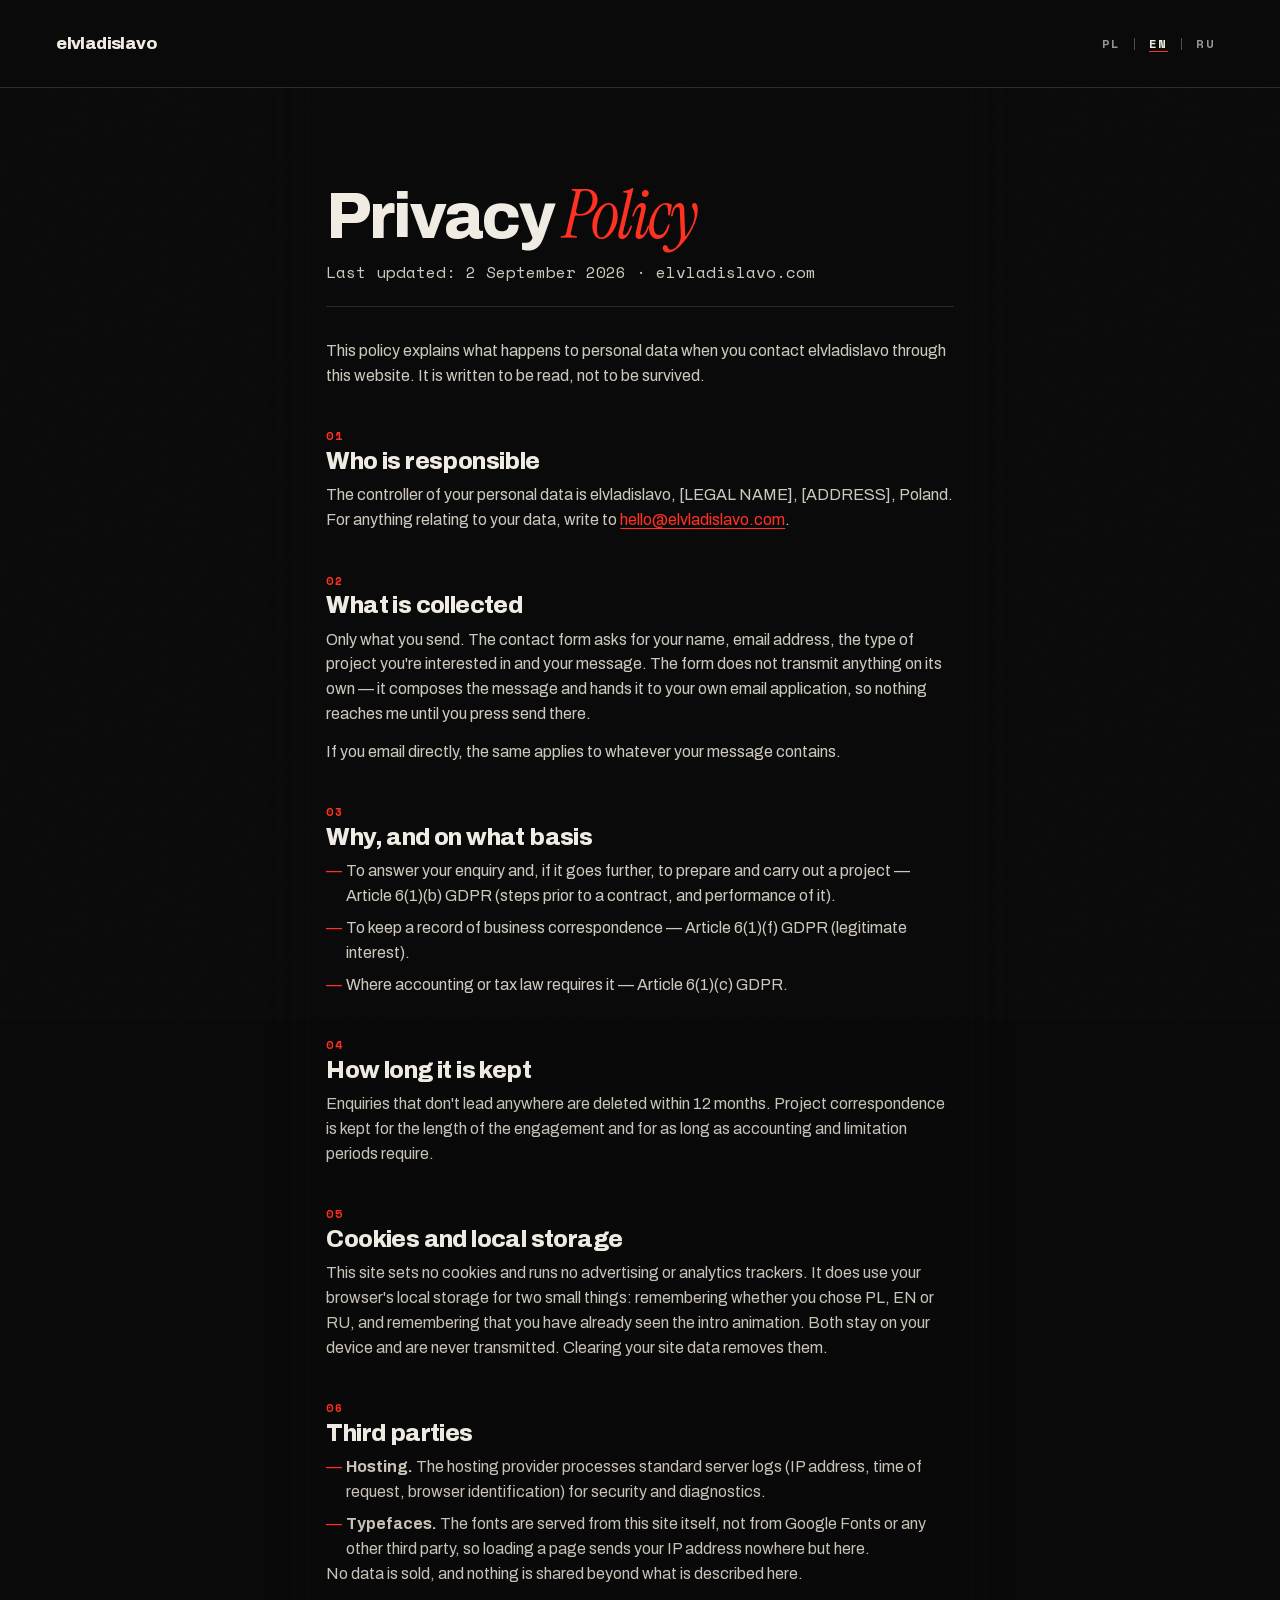
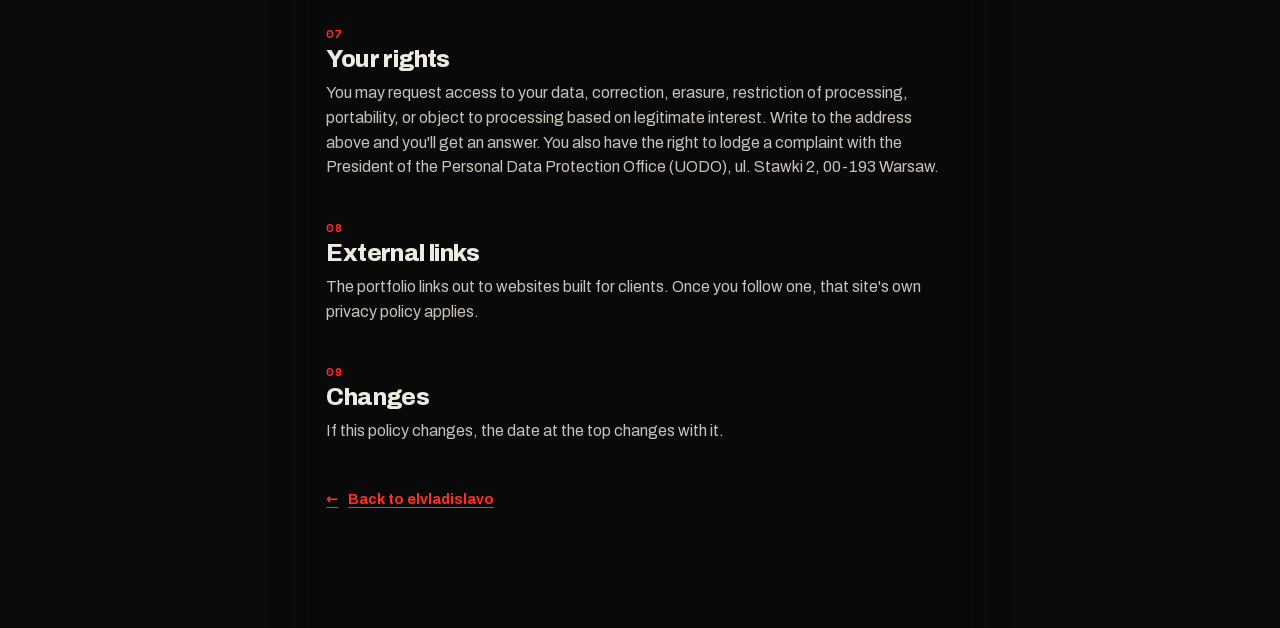
<file: privacy.html>
<!doctype html>
<html lang="pl" class="no-js">
<head>
<meta charset="utf-8">
<meta name="viewport" content="width=device-width, initial-scale=1, viewport-fit=cover">
<title>Polityka prywatności · elvladislavo</title>
<meta name="description" content="Jak elvladislavo przetwarza dane osobowe przesłane przez formularz kontaktowy i e-mailem.">
<link rel="canonical" href="https://elvladislavo.com/privacy.html">
<meta name="robots" content="index, follow">
<meta name="theme-color" content="#0A0A0B">
<meta name="color-scheme" content="dark">
<link rel="icon" href="assets/favicon.svg" type="image/svg+xml">
<link rel="icon" href="assets/favicon.ico" sizes="48x48">
<link rel="apple-touch-icon" href="assets/apple-touch-icon.png">
<!-- Type is served from this origin and preloaded: a font that arrives
     after first paint re-wraps every headline on the way in. -->
<link rel="preload" href="assets/fonts/archivo-var.woff2" as="font" type="font/woff2" crossorigin>
<link rel="preload" href="assets/fonts/instrument-serif-italic.woff2" as="font" type="font/woff2" crossorigin>
<link rel="stylesheet" href="css/fonts.css">
<link rel="stylesheet" href="css/style.css?v=2">
<style>
  .doc { position: relative; max-width: 74ch; padding-top: calc(var(--nav-h) + clamp(3rem, 8vw, 6rem)); }
  /* A long read sits over the reaction, so the column carries its own ink. */
  .doc::before {
    content: ""; position: absolute; inset: 0 clamp(-3rem, -5vw, -1.5rem);
    z-index: -1; pointer-events: none;
    background: rgba(10, 10, 11, .66);
    -webkit-mask-image: linear-gradient(90deg, transparent, #000 10%, #000 90%, transparent);
    mask-image: linear-gradient(90deg, transparent, #000 10%, #000 90%, transparent);
  }
  .doc h1 { font-size: clamp(2.2rem, 6vw, 4rem); margin-bottom: .8rem; }
  .doc h1 em { font-family: var(--f-serif); font-style: italic; font-weight: 400; color: var(--red); font-size: 1.06em; }
  .doc h2 { font-size: clamp(1.15rem, 2vw, 1.5rem); margin: 2.6rem 0 .7rem; letter-spacing: -.025em; }
  .doc h2::before { content: attr(data-n); font: 700 .74rem/1 var(--f-mono); color: var(--red);
                    display: block; margin-bottom: .5rem; letter-spacing: .16em; }
  .doc p, .doc li { color: var(--bone-2); font-size: 1rem; }
  .doc p + p { margin-top: .8rem; }
  .doc ul { margin-top: .7rem; display: grid; gap: .45rem; }
  .doc li { padding-left: 1.2rem; position: relative; }
  .doc li::before { content: "—"; position: absolute; left: 0; color: var(--red); }
  .doc__meta { font: 400 .78rem/1.5 var(--f-mono); color: var(--mut);
               padding-bottom: 1.4rem; margin-bottom: 2rem; border-bottom: 1px solid var(--hair); }
  .doc a { color: var(--red); text-decoration: underline; text-underline-offset: 3px; }
  .doc__back { display: inline-flex; align-items: center; gap: .6rem; margin-top: 3rem;
               font: 700 .9rem/1 var(--f-sans); }
  .doc__back i { font-style: normal; transition: transform .4s var(--e-snap); }
  .doc__back:hover i { transform: translateX(-.3rem); }
</style>
<script>
(function(){
  if ('scrollRestoration' in history && !location.hash) history.scrollRestoration = 'manual';
  var d=document.documentElement;d.className=d.className.replace('no-js','js');
var l=null;try{l=localStorage.getItem('elv-lang');}catch(e){}
if(l!=='pl'&&l!=='en'&&l!=='ru'){var nl=navigator.language||'';l=/^pl\b/i.test(nl)?'pl':/^ru\b/i.test(nl)?'ru':'en';}d.lang=l;})();
</script>
</head>
<body>

<div class="bz" id="bz" aria-hidden="true">
  <canvas id="bzCanvas" width="2" height="2"></canvas>
  <div class="bz__veil"></div>
</div>
<div class="grain" aria-hidden="true"></div>

<header class="nav is-stuck">
  <a class="nav__logo" href="./" aria-label="elvladislavo — home">
    <span class="nav__word">elvladislavo</span>
  </a>
  <div class="nav__right">
    <div class="lang" role="group" aria-label="Language / Język">
      <button type="button" class="lang__btn" data-lang="pl">PL</button>
      <span class="lang__sep" aria-hidden="true">|</span>
      <button type="button" class="lang__btn" data-lang="en">EN</button>
      <span class="lang__sep" aria-hidden="true">|</span>
      <button type="button" class="lang__btn" data-lang="ru">RU</button>
    </div>
  </div>
</header>

<main class="sec doc">

<!-- ─────────────────────────────────────────────────────────────────────
     TODO before launch: replace [LEGAL NAME] and [ADDRESS] below with the
     registered details, and confirm the hosting provider named in §6.
     ───────────────────────────────────────────────────────────────── -->

<article id="doc-en" lang="en" hidden>
  <h1>Privacy <em>Policy</em></h1>
  <p class="doc__meta">Last updated: 2 September 2026 · elvladislavo.com</p>

  <p>This policy explains what happens to personal data when you contact elvladislavo through this website. It is written to be read, not to be survived.</p>

  <h2 data-n="01">Who is responsible</h2>
  <p>The controller of your personal data is elvladislavo, [LEGAL NAME], [ADDRESS], Poland. For anything relating to your data, write to <a href="mailto:hello@elvladislavo.com">hello@elvladislavo.com</a>.</p>

  <h2 data-n="02">What is collected</h2>
  <p>Only what you send. The contact form asks for your name, email address, the type of project you're interested in and your message. The form does not transmit anything on its own — it composes the message and hands it to your own email application, so nothing reaches me until you press send there.</p>
  <p>If you email directly, the same applies to whatever your message contains.</p>

  <h2 data-n="03">Why, and on what basis</h2>
  <ul>
    <li>To answer your enquiry and, if it goes further, to prepare and carry out a project — Article 6(1)(b) GDPR (steps prior to a contract, and performance of it).</li>
    <li>To keep a record of business correspondence — Article 6(1)(f) GDPR (legitimate interest).</li>
    <li>Where accounting or tax law requires it — Article 6(1)(c) GDPR.</li>
  </ul>

  <h2 data-n="04">How long it is kept</h2>
  <p>Enquiries that don't lead anywhere are deleted within 12 months. Project correspondence is kept for the length of the engagement and for as long as accounting and limitation periods require.</p>

  <h2 data-n="05">Cookies and local storage</h2>
  <p>This site sets no cookies and runs no advertising or analytics trackers. It does use your browser's local storage for two small things: remembering whether you chose PL, EN or RU, and remembering that you have already seen the intro animation. Both stay on your device and are never transmitted. Clearing your site data removes them.</p>

  <h2 data-n="06">Third parties</h2>
  <ul>
    <li><b>Hosting.</b> The hosting provider processes standard server logs (IP address, time of request, browser identification) for security and diagnostics.</li>
    <li><b>Typefaces.</b> The fonts are served from this site itself, not from Google Fonts or any other third party, so loading a page sends your IP address nowhere but here.</li>
  </ul>
  <p>No data is sold, and nothing is shared beyond what is described here.</p>

  <h2 data-n="07">Your rights</h2>
  <p>You may request access to your data, correction, erasure, restriction of processing, portability, or object to processing based on legitimate interest. Write to the address above and you'll get an answer. You also have the right to lodge a complaint with the President of the Personal Data Protection Office (UODO), ul. Stawki 2, 00-193 Warsaw.</p>

  <h2 data-n="08">External links</h2>
  <p>The portfolio links out to websites built for clients. Once you follow one, that site's own privacy policy applies.</p>

  <h2 data-n="09">Changes</h2>
  <p>If this policy changes, the date at the top changes with it.</p>

  <a class="doc__back" href="./"><i aria-hidden="true">←</i> Back to elvladislavo</a>
</article>

<article id="doc-pl" lang="pl">
  <h1>Polityka <em>prywatności</em></h1>
  <p class="doc__meta">Ostatnia aktualizacja: 2 września 2026 · elvladislavo.com</p>

  <p>Ta polityka wyjaśnia, co dzieje się z danymi osobowymi, gdy kontaktujesz się z elvladislavo przez tę stronę. Napisana tak, żeby dało się ją przeczytać.</p>

  <h2 data-n="01">Kto odpowiada za dane</h2>
  <p>Administratorem Twoich danych osobowych jest elvladislavo, [NAZWA], [ADRES], Polska. W sprawach dotyczących danych pisz na <a href="mailto:hello@elvladislavo.com">hello@elvladislavo.com</a>.</p>

  <h2 data-n="02">Jakie dane są zbierane</h2>
  <p>Tylko te, które sam wysyłasz. Formularz kontaktowy pyta o imię, adres e-mail, rodzaj projektu i treść wiadomości. Formularz nie wysyła niczego samodzielnie — przygotowuje wiadomość i przekazuje ją do Twojego programu pocztowego, więc nic do mnie nie trafia, dopóki sam jej nie wyślesz.</p>
  <p>Jeśli piszesz bezpośrednio mailem, dotyczy to wszystkiego, co zawiera Twoja wiadomość.</p>

  <h2 data-n="03">W jakim celu i na jakiej podstawie</h2>
  <ul>
    <li>Aby odpowiedzieć na zapytanie, a jeśli sprawa pójdzie dalej — przygotować i zrealizować projekt: art. 6 ust. 1 lit. b RODO (działania przed zawarciem umowy i jej wykonanie).</li>
    <li>Aby prowadzić dokumentację korespondencji biznesowej: art. 6 ust. 1 lit. f RODO (prawnie uzasadniony interes).</li>
    <li>Gdy wymagają tego przepisy rachunkowe lub podatkowe: art. 6 ust. 1 lit. c RODO.</li>
  </ul>

  <h2 data-n="04">Jak długo są przechowywane</h2>
  <p>Zapytania, które nie prowadzą do współpracy, usuwam w ciągu 12 miesięcy. Korespondencję projektową przechowuję przez czas trwania współpracy oraz tak długo, jak wymagają tego przepisy rachunkowe i terminy przedawnienia.</p>

  <h2 data-n="05">Cookies i pamięć przeglądarki</h2>
  <p>Ta strona nie ustawia plików cookies ani nie używa trackerów reklamowych czy analitycznych. Korzysta z pamięci lokalnej przeglądarki w dwóch drobnych celach: zapamiętuje wybór języka (PL, EN lub RU) oraz to, że animacja powitalna została już wyświetlona. Oba zapisy pozostają na Twoim urządzeniu i nie są nigdzie przesyłane. Wyczyszczenie danych witryny je usuwa.</p>

  <h2 data-n="06">Podmioty zewnętrzne</h2>
  <ul>
    <li><b>Hosting.</b> Dostawca hostingu przetwarza standardowe logi serwera (adres IP, czas zapytania, identyfikacja przeglądarki) w celach bezpieczeństwa i diagnostyki.</li>
    <li><b>Kroje pisma.</b> Fonty serwowane są z tej strony, a nie z Google Fonts ani innego zewnętrznego dostawcy, więc wczytanie strony nie wysyła Twojego adresu IP nigdzie poza nią.</li>
  </ul>
  <p>Dane nie są sprzedawane i nie są udostępniane poza tym, co opisano powyżej.</p>

  <h2 data-n="07">Twoje prawa</h2>
  <p>Masz prawo żądać dostępu do swoich danych, ich sprostowania, usunięcia, ograniczenia przetwarzania, przeniesienia, a także wnieść sprzeciw wobec przetwarzania opartego na prawnie uzasadnionym interesie. Napisz na adres podany wyżej — dostaniesz odpowiedź. Masz również prawo wnieść skargę do Prezesa Urzędu Ochrony Danych Osobowych, ul. Stawki 2, 00-193 Warszawa.</p>

  <h2 data-n="08">Linki zewnętrzne</h2>
  <p>Portfolio prowadzi do stron zbudowanych dla klientów. Po przejściu na taką stronę obowiązuje jej własna polityka prywatności.</p>

  <h2 data-n="09">Zmiany</h2>
  <p>Jeśli polityka się zmieni, zmieni się też data na górze.</p>

  <a class="doc__back" href="./"><i aria-hidden="true">←</i> Wróć do elvladislavo</a>
</article>

<article id="doc-ru" lang="ru" hidden>
  <h1>Политика <em>конфиденциальности</em></h1>
  <p class="doc__meta">Последнее обновление: 2 сентября 2026 · elvladislavo.com</p>

  <p>Эта политика объясняет, что происходит с персональными данными, когда вы связываетесь с elvladislavo через этот сайт. Она написана так, чтобы её можно было прочитать.</p>
  <p>Документ является переводом; при расхождениях обязательной считается польская версия.</p>

  <h2 data-n="01">Кто отвечает за данные</h2>
  <p>Администратором (контролёром) ваших персональных данных является elvladislavo, [НАИМЕНОВАНИЕ], [АДРЕС], Польша. По всем вопросам, связанным с данными, пишите на <a href="mailto:hello@elvladislavo.com">hello@elvladislavo.com</a>.</p>

  <h2 data-n="02">Какие данные собираются</h2>
  <p>Только те, что вы отправляете сами. Форма обратной связи спрашивает имя, адрес электронной почты, тип проекта и текст сообщения. Сама форма ничего не отправляет — она составляет письмо и передаёт его в ваш почтовый клиент, поэтому ко мне ничего не попадёт, пока вы сами не нажмёте «Отправить».</p>
  <p>Если вы пишете напрямую на почту, то же самое относится ко всему, что содержит ваше письмо.</p>

  <h2 data-n="03">Зачем и на каком основании</h2>
  <ul>
    <li>Чтобы ответить на запрос, а если дело пойдёт дальше — подготовить и выполнить проект: ст. 6(1)(b) GDPR (действия до заключения договора и его исполнение).</li>
    <li>Чтобы вести учёт деловой переписки: ст. 6(1)(f) GDPR (законный интерес).</li>
    <li>Когда этого требует бухгалтерское или налоговое законодательство: ст. 6(1)(c) GDPR.</li>
  </ul>

  <h2 data-n="04">Как долго хранятся</h2>
  <p>Запросы, не перешедшие в сотрудничество, удаляются в течение 12 месяцев. Переписка по проекту хранится в течение сотрудничества и столько, сколько требуют бухгалтерские нормы и сроки исковой давности.</p>

  <h2 data-n="05">Cookies и локальное хранилище</h2>
  <p>Сайт не устанавливает cookies и не использует рекламные или аналитические трекеры. Он использует локальное хранилище браузера для двух мелочей: чтобы запомнить выбранный язык (PL, EN или RU) и то, что вступительная анимация уже показана. Обе записи остаются на вашем устройстве и никуда не передаются. Очистка данных сайта удаляет их.</p>

  <h2 data-n="06">Третьи стороны</h2>
  <ul>
    <li><b>Хостинг.</b> Хостинг-провайдер обрабатывает стандартные серверные логи (IP-адрес, время запроса, данные браузера) в целях безопасности и диагностики.</li>
    <li><b>Шрифты.</b> Шрифты загружаются с этого же сайта, а не с Google Fonts или другого стороннего сервиса, поэтому при открытии страницы ваш IP-адрес никуда, кроме этого сайта, не уходит.</li>
  </ul>
  <p>Данные не продаются и не передаются никому сверх описанного здесь.</p>

  <h2 data-n="07">Ваши права</h2>
  <p>Вы можете запросить доступ к своим данным, их исправление, удаление, ограничение обработки, перенос, а также возразить против обработки на основании законного интереса. Напишите на адрес выше — вы получите ответ. Вы также вправе подать жалобу Председателю Управления по защите персональных данных Польши (UODO), ul. Stawki 2, 00-193 Warszawa.</p>

  <h2 data-n="08">Внешние ссылки</h2>
  <p>Портфолио ведёт на сайты, сделанные для клиентов. После перехода на такой сайт действует его собственная политика конфиденциальности.</p>

  <h2 data-n="09">Изменения</h2>
  <p>Если политика изменится, вместе с ней изменится и дата вверху.</p>

  <a class="doc__back" href="./"><i aria-hidden="true">←</i> Вернуться на elvladislavo</a>
</article>

</main>

<script>
(function () {
  var DOCS = { en: document.getElementById('doc-en'), pl: document.getElementById('doc-pl'), ru: document.getElementById('doc-ru') };
  var TITLES = { en: 'Privacy Policy · elvladislavo', pl: 'Polityka prywatności · elvladislavo', ru: 'Политика конфиденциальности · elvladislavo' };
  function apply(l, remember) {
    if (!DOCS[l]) l = 'en';
    document.documentElement.lang = l;
    for (var k in DOCS) DOCS[k].hidden = k !== l;
    document.title = TITLES[l];
    document.querySelectorAll('.lang__btn').forEach(function (b) {
      var on = b.dataset.lang === l;
      b.classList.toggle('is-on', on);
      b.setAttribute('aria-pressed', on ? 'true' : 'false');
    });
    if (remember) { try { localStorage.setItem('elv-lang', l); } catch (e) {} }
  }
  document.querySelectorAll('.lang__btn').forEach(function (b) {
    b.addEventListener('click', function () { apply(b.dataset.lang, true); });
  });
  apply(document.documentElement.lang);
})();
</script>
<script src="js/bz.js" defer></script>
</body>
</html>
</file>
<file: css/fonts.css>
/* ═══════════════════════════════════════════════════════════════════════
   elvladislavo — type, served from this origin
   ───────────────────────────────────────────────────────────────────────
   These used to come from Google Fonts, which costs two DNS lookups and two
   TLS handshakes before a glyph is even requested. On a phone that can land
   after the page is already on screen, and the swap re-wraps every headline
   on the way in. Served from here and preloaded, they arrive with the page.

   Each file is subset to the characters this site actually renders (both
   languages), split into Latin and Latin-Extended so Polish diacritics cost
   an English reader nothing: 121 KB in total, against 328 KB of full subsets
   or two round trips to another origin. Archivo is one variable file
   carrying both the weight and the width axis the design animates.

   Russian: none of the three families draw Cyrillic, so each name also
   gets a Cyrillic-only face (unicode-range U+04xx) cut from an OFL family
   that sits close to it — Roboto Flex (same wght + wdth axes) for Archivo,
   Playfair Display for Instrument Serif, JetBrains Mono for Space Mono.
   The browser only fetches them when Cyrillic is actually on screen.
   If the copy ever gains characters outside this set — another language,
   unusual punctuation — they fall back to the system font. Re-subset from
   the full families rather than hand-editing this file.
   ═══════════════════════════════════════════════════════════════════════ */

/* Archivo — variable: wght 100–900, wdth 62–125 */
@font-face {
  font-family: "Archivo";
  font-style: normal;
  font-weight: 100 900;
  font-stretch: 62% 125%;
  font-display: swap;
  src: url("../assets/fonts/archivo-var.woff2") format("woff2-variations");
  unicode-range: U+0000-00FF,U+0131,U+0152-0153,U+02BB-02BC,U+02C6,U+02DA,U+02DC,U+0304,U+0308,U+0329,U+2000-206F,U+20AC,U+2122,U+2190-2193,U+2197,U+2212,U+2215,U+FEFF,U+FFFD;
}
@font-face {
  font-family: "Archivo";
  font-style: normal;
  font-weight: 100 900;
  font-stretch: 62% 125%;
  font-display: swap;
  src: url("../assets/fonts/archivo-var-ext.woff2") format("woff2-variations");
  unicode-range: U+0100-02BA,U+02BD-02C5,U+02C7-02CC,U+02CE-02D7,U+02DD-02FF,U+0304,U+0308,U+0329,U+1D00-1DBF,U+1E00-1E9F,U+1EF2-1EFF,U+2020,U+20A0-20AB,U+20AD-20C0,U+2113,U+2C60-2C7F,U+A720-A7FF;
}

/* Instrument Serif — the red italics */
@font-face {
  font-family: "Instrument Serif";
  font-style: normal;
  font-weight: 400;
  font-display: swap;
  src: url("../assets/fonts/instrument-serif.woff2") format("woff2");
  unicode-range: U+0000-00FF,U+0131,U+0152-0153,U+02BB-02BC,U+02C6,U+02DA,U+02DC,U+0304,U+0308,U+0329,U+2000-206F,U+20AC,U+2122,U+2190-2193,U+2197,U+2212,U+2215,U+FEFF,U+FFFD;
}
@font-face {
  font-family: "Instrument Serif";
  font-style: normal;
  font-weight: 400;
  font-display: swap;
  src: url("../assets/fonts/instrument-serif-ext.woff2") format("woff2");
  unicode-range: U+0100-02BA,U+02BD-02C5,U+02C7-02CC,U+02CE-02D7,U+02DD-02FF,U+0304,U+0308,U+0329,U+1D00-1DBF,U+1E00-1E9F,U+1EF2-1EFF,U+2020,U+20A0-20AB,U+20AD-20C0,U+2113,U+2C60-2C7F,U+A720-A7FF;
}
@font-face {
  font-family: "Instrument Serif";
  font-style: italic;
  font-weight: 400;
  font-display: swap;
  src: url("../assets/fonts/instrument-serif-italic.woff2") format("woff2");
  unicode-range: U+0000-00FF,U+0131,U+0152-0153,U+02BB-02BC,U+02C6,U+02DA,U+02DC,U+0304,U+0308,U+0329,U+2000-206F,U+20AC,U+2122,U+2190-2193,U+2197,U+2212,U+2215,U+FEFF,U+FFFD;
}
@font-face {
  font-family: "Instrument Serif";
  font-style: italic;
  font-weight: 400;
  font-display: swap;
  src: url("../assets/fonts/instrument-serif-italic-ext.woff2") format("woff2");
  unicode-range: U+0100-02BA,U+02BD-02C5,U+02C7-02CC,U+02CE-02D7,U+02DD-02FF,U+0304,U+0308,U+0329,U+1D00-1DBF,U+1E00-1E9F,U+1EF2-1EFF,U+2020,U+20A0-20AB,U+20AD-20C0,U+2113,U+2C60-2C7F,U+A720-A7FF;
}

/* Space Mono — labels and numbers */
@font-face {
  font-family: "Space Mono";
  font-style: normal;
  font-weight: 400;
  font-display: swap;
  src: url("../assets/fonts/space-mono.woff2") format("woff2");
  unicode-range: U+0000-00FF,U+0131,U+0152-0153,U+02BB-02BC,U+02C6,U+02DA,U+02DC,U+0304,U+0308,U+0329,U+2000-206F,U+20AC,U+2122,U+2190-2193,U+2197,U+2212,U+2215,U+FEFF,U+FFFD;
}
@font-face {
  font-family: "Space Mono";
  font-style: normal;
  font-weight: 400;
  font-display: swap;
  src: url("../assets/fonts/space-mono-ext.woff2") format("woff2");
  unicode-range: U+0100-02BA,U+02BD-02C5,U+02C7-02CC,U+02CE-02D7,U+02DD-02FF,U+0304,U+0308,U+0329,U+1D00-1DBF,U+1E00-1E9F,U+1EF2-1EFF,U+2020,U+20A0-20AB,U+20AD-20C0,U+2113,U+2C60-2C7F,U+A720-A7FF;
}
@font-face {
  font-family: "Space Mono";
  font-style: normal;
  font-weight: 700;
  font-display: swap;
  src: url("../assets/fonts/space-mono-700.woff2") format("woff2");
  unicode-range: U+0000-00FF,U+0131,U+0152-0153,U+02BB-02BC,U+02C6,U+02DA,U+02DC,U+0304,U+0308,U+0329,U+2000-206F,U+20AC,U+2122,U+2190-2193,U+2197,U+2212,U+2215,U+FEFF,U+FFFD;
}
@font-face {
  font-family: "Space Mono";
  font-style: normal;
  font-weight: 700;
  font-display: swap;
  src: url("../assets/fonts/space-mono-700-ext.woff2") format("woff2");
  unicode-range: U+0100-02BA,U+02BD-02C5,U+02C7-02CC,U+02CE-02D7,U+02DD-02FF,U+0304,U+0308,U+0329,U+1D00-1DBF,U+1E00-1E9F,U+1EF2-1EFF,U+2020,U+20A0-20AB,U+20AD-20C0,U+2113,U+2C60-2C7F,U+A720-A7FF;
}

/* Cyrillic companions (see header) */
@font-face {
  font-family: "Archivo";
  font-style: normal;
  font-weight: 100 900;
  font-stretch: 62% 125%;
  font-display: swap;
  src: url("../assets/fonts/roboto-flex-cyr.woff2") format("woff2-variations");
  unicode-range: U+0401,U+0404,U+0406-0407,U+040E,U+0410-044F,U+0451,U+0454,U+0456-0457,U+045E,U+0490-0491;
}
@font-face {
  font-family: "Instrument Serif";
  font-style: normal;
  font-weight: 400;
  font-display: swap;
  src: url("../assets/fonts/playfair-cyr.woff2") format("woff2");
  unicode-range: U+0401,U+0404,U+0406-0407,U+040E,U+0410-044F,U+0451,U+0454,U+0456-0457,U+045E,U+0490-0491;
}
@font-face {
  font-family: "Instrument Serif";
  font-style: italic;
  font-weight: 400;
  font-display: swap;
  src: url("../assets/fonts/playfair-italic-cyr.woff2") format("woff2");
  unicode-range: U+0401,U+0404,U+0406-0407,U+040E,U+0410-044F,U+0451,U+0454,U+0456-0457,U+045E,U+0490-0491;
}
@font-face {
  font-family: "Space Mono";
  font-style: normal;
  font-weight: 400;
  font-display: swap;
  src: url("../assets/fonts/jetbrains-mono-cyr.woff2") format("woff2");
  unicode-range: U+0401,U+0404,U+0406-0407,U+040E,U+0410-044F,U+0451,U+0454,U+0456-0457,U+045E,U+0490-0491;
}
@font-face {
  font-family: "Space Mono";
  font-style: normal;
  font-weight: 700;
  font-display: swap;
  src: url("../assets/fonts/jetbrains-mono-700-cyr.woff2") format("woff2");
  unicode-range: U+0401,U+0404,U+0406-0407,U+040E,U+0410-044F,U+0451,U+0454,U+0456-0457,U+045E,U+0490-0491;
}
</file>
<file: css/style.css>
/* ═══════════════════════════════════════════════════════════════════════
   elvladislavo — independent web-development studio
   ───────────────────────────────────────────────────────────────────────
   00 · Tokens & reset          06 · Work              12 · Footer
   01 · Base type & utilities   07 · Services          13 · Motion primitives
   02 · Ambient (reaction/      08 · Approach (light)  14 · Responsive
        grain/cursor)           09 · Pricing           15 · Reduced motion
   03 · Loader                  10 · Process
   04 · Navigation              11 · Contact
   05 · Hero
   ═══════════════════════════════════════════════════════════════════════ */

/* ══ 00 · Tokens & reset ═══════════════════════════════════════════════ */
:root {
  --ink:      #0A0A0B;
  --ink-2:    #101012;
  --ink-3:    #17171A;
  --bone:     #EFEAE1;
  --bone-2:   #C9C2B6;
  --red:      #FF2E1F;
  --red-d:    #C4160C;
  --lime:     #C8FF3D;

  --mut:      rgba(239, 234, 225, .58);
  --hair:     rgba(239, 234, 225, .14);
  --hair-2:   rgba(239, 234, 225, .07);

  --f-sans:   "Archivo", system-ui, -apple-system, "Segoe UI", Roboto, Helvetica, Arial, sans-serif;
  --f-serif:  "Instrument Serif", Georgia, "Times New Roman", serif;
  --f-mono:   "Space Mono", ui-monospace, SFMono-Regular, Menlo, Consolas, monospace;

  --max:      1560px;
  --gut:      clamp(1.25rem, 4.4vw, 5rem);
  --gap:      clamp(1rem, 1.8vw, 2rem);
  --nav-h:    clamp(64px, 7vw, 88px);

  --e:        cubic-bezier(.22, 1, .36, 1);       /* soft out          */
  --e-io:     cubic-bezier(.65, .05, .36, 1);     /* in-out            */
  --e-snap:   cubic-bezier(.16, 1.02, .3, 1);     /* slight overshoot  */

  --bg:       var(--ink);
  --fg:       var(--bone);

  /* Reaction background — the three dials that keep type readable on top:
     how much ink sits over the waves, how soft they are, how bright.     */
  --bz-veil:  .64;
  --bz-blur:  1.6px;
  --bz-fade:  .86;

  /* Outline-only display type (the cropped wordmarks, the project ghosts)
     needs more stroke over moving waves than it did over flat ink. */
  --mark-line: rgba(239, 234, 225, .34);
}

*, *::before, *::after { box-sizing: border-box; }
* { margin: 0; }

html {
  /* The page background lives on the root so the fixed reaction canvas
     (a negative-z-index child of body) is not painted over by body. */
  background: var(--bg);
  -webkit-text-size-adjust: 100%;
  scroll-behavior: smooth;
  scroll-padding-top: calc(var(--nav-h) + 1.5rem);
  /* `clip` contains the deliberately over-wide, rotated bands without
     creating a scroll container (which would break sticky/fixed children). */
  overflow-x: hidden;
  overflow-x: clip;
}

body {
  background: transparent;
  color: var(--fg);
  font-family: var(--f-sans);
  font-size: clamp(1rem, .95rem + .2vw, 1.125rem);
  line-height: 1.55;
  font-weight: 400;
  overflow-x: hidden;
  overflow-x: clip;
  -webkit-font-smoothing: antialiased;
  -moz-osx-font-smoothing: grayscale;
  text-rendering: optimizeLegibility;
  transition: background-color .9s var(--e-io), color .9s var(--e-io);
}

img, picture, svg, video { display: block; max-width: 100%; }
img { height: auto; }
button, input, select, textarea { font: inherit; color: inherit; }
button { background: none; border: 0; cursor: pointer; }
a { color: inherit; text-decoration: none; }
ul, ol { list-style: none; padding: 0; }

::selection { background: var(--red); color: var(--bone); }

/* Focus: always visible, never subtle. */
:focus-visible {
  outline: 2px solid var(--red);
  outline-offset: 4px;
  border-radius: 2px;
}
.sec--light :focus-visible { outline-color: var(--red-d); }

/* ══ 01 · Base type & utilities ════════════════════════════════════════ */
h1, h2, h3, h4 {
  font-weight: 800;
  line-height: .92;
  letter-spacing: -.035em;
  text-wrap: balance;
}

em { font-style: normal; }

.vh {
  position: absolute !important;
  width: 1px; height: 1px;
  padding: 0; margin: -1px;
  overflow: hidden; clip-path: inset(50%);
  white-space: nowrap; border: 0;
}

.skip {
  position: fixed; top: 0; left: 50%;
  transform: translate(-50%, -130%);
  z-index: 300;
  background: var(--red); color: var(--bone);
  padding: .85rem 1.6rem;
  font: 700 .78rem/1 var(--f-mono);
  letter-spacing: .12em; text-transform: uppercase;
  transition: transform .3s var(--e);
}
.skip:focus { transform: translate(-50%, 0); }

.label {
  display: inline-flex; align-items: center; gap: .8rem;
  font: 400 clamp(.66rem, .9vw, .78rem)/1 var(--f-mono);
  letter-spacing: .2em; text-transform: uppercase;
  color: var(--mut);
}
.label i {
  font-style: normal; color: var(--red); font-weight: 700;
  padding-right: .8rem; border-right: 1px solid var(--hair);
}
.sec--light .label { color: rgba(10,10,11,.68); }
.sec--light .label i { color: var(--red-d); border-right-color: rgba(10,10,11,.16); }

/* Measures are set in em, not ch: `ch` is the width of a "0" in whatever
   font is rendering, so every headline re-wraps the moment the webfont
   lands — on a phone, mid-scroll. em moves only with the font size. */

/* Section shell -------------------------------------------------------- */
.sec {
  position: relative;
  padding: clamp(4.5rem, 9vw, 8.5rem) var(--gut);
  max-width: var(--max);
  margin-inline: auto;
}
.sec--light {
  max-width: none;
  background: color-mix(in srgb, var(--bone) 95%, transparent);
  color: var(--ink);
  border-block: 5px solid var(--red);
  -webkit-backdrop-filter: blur(6px) saturate(.75);
  backdrop-filter: blur(6px) saturate(.75);
}
@supports not (background: color-mix(in srgb, white 50%, transparent)) {
  .sec--light { background: rgba(239, 234, 225, .95); }
}
.sec--light > * { max-width: var(--max); margin-inline: auto; }

.sec__head { margin-bottom: clamp(3rem, 7vw, 6rem); position: relative; z-index: 2; }
.sec__head--split {
  display: grid;
  grid-template-columns: minmax(0, 1.45fr) minmax(0, .9fr);
  gap: var(--gap) clamp(2rem, 6vw, 7rem);
  align-items: end;
}
.sec__title {
  font-size: clamp(2.6rem, 7.4vw, 6.6rem);
  margin-top: clamp(1rem, 2.2vw, 2rem);
  max-width: 11.25em;   /* was 18ch */
}
.sec__title--xl { font-size: clamp(2.9rem, 9vw, 8.4rem); max-width: 8.75em; }
.sec__title em {
  font-family: var(--f-serif);
  font-style: italic;
  font-weight: 400;
  color: var(--red);
  letter-spacing: -.01em;
  font-size: 1.06em;
}
.sec--light .sec__title em { color: var(--red-d); }
.sec__lede, .sec__note {
  margin-top: 1.4rem;
  max-width: 26.363em;
  color: var(--mut);
  font-size: clamp(.98rem, 1.1vw, 1.12rem);
}
.sec__note { margin-top: 0; padding-bottom: .5rem; }

/* Buttons -------------------------------------------------------------- */
.btn {
  --btn-bg: var(--red);
  position: relative;
  display: inline-flex; align-items: center; gap: .8rem;
  padding: clamp(.95rem, 1.5vw, 1.2rem) clamp(1.5rem, 2.4vw, 2rem);
  font: 700 clamp(.82rem, .95vw, .95rem)/1 var(--f-sans);
  letter-spacing: .01em;
  border: 1px solid transparent;
  overflow: hidden;
  isolation: isolate;
  will-change: transform;
  transition: color .35s var(--e), border-color .35s var(--e);
}
.btn::before {
  content: ""; position: absolute; inset: 0; z-index: -1;
  background: var(--btn-bg);
  transform: translateY(0);
  transition: transform .5s var(--e);
}
.btn::after {
  content: ""; position: absolute; inset: 0; z-index: -1;
  background: var(--bone);
  transform: translateY(101%);
  transition: transform .5s var(--e);
}
.btn:hover::after, .btn:focus-visible::after { transform: translateY(0); }
.btn:hover::before, .btn:focus-visible::before { transform: translateY(-101%); }

.btn--fill { color: var(--bone); }
.btn--fill:hover, .btn--fill:focus-visible { color: var(--ink); }

.btn--ghost { --btn-bg: transparent; border-color: var(--hair); color: var(--fg); }
.btn--ghost:hover, .btn--ghost:focus-visible { color: var(--ink); border-color: var(--bone); }

.btn--send { color: var(--bone); align-self: start; justify-self: start; }
.btn--send:hover, .btn--send:focus-visible { color: var(--ink); }
.btn[disabled] { pointer-events: none; opacity: .55; }

.btn__t { position: relative; z-index: 1; }
.btn__a {
  position: relative; z-index: 1;
  display: inline-block;
  transition: transform .45s var(--e-snap);
}
.btn:hover .btn__a { transform: translateX(.35rem); }
.btn--ghost:hover .btn__a { transform: translateY(.25rem); }

/* Three steps keep the type off the waves, none of them a visible panel:
   a veil over the canvas itself, a flat scrim per dark section, and a soft
   ink halo under the blocks that actually carry copy. */
.sec:not(.sec--light)::before,
.foot::before {
  content: "";
  position: absolute; inset: 0;
  z-index: -1;
  pointer-events: none;
  background: rgba(10, 10, 11, .56);
}

.hero__meta::before,
.hero__eyebrow::before,
.hero__scroll::before,
.sec__head::before,
.svc::before,
.projects::before,
.prices::before,
.steps::before,
.contact__grid::before,
.pricing__foot::before,
.foot__top::before,
.foot__bar::before {
  content: "";
  position: absolute;
  /* Wide on purpose: the sides run past the content (and past the viewport),
     so the copy sits in the dense middle of the ellipse and the fade happens
     where nothing is reading. */
  inset: clamp(-5rem, -6vw, -2rem) -24vw;
  z-index: -1;
  pointer-events: none;
  /* Radii are halves of the box — a radial-gradient's percentages are of the
     whole box, not the half — so the ink fades to nothing before the edge and
     no rectangle shows up over the waves. */
  background: radial-gradient(52% 54% at 50% 50%,
    rgba(10, 10, 11, .66) 0%, rgba(10, 10, 11, .46) 54%, rgba(10, 10, 11, 0) 100%);
}

/* The hero carries no section scrim — the waves are at full strength there —
   so its halo does the whole job. It hangs on the section rather than on the
   copy, at a z-index below the cropped wordmark, so the mark reads against
   the quieter ground instead of being painted over by it. The box runs well
   past the viewport on both sides: the dense middle of the ellipse lands
   under the copy and the fade happens off-screen. */
.hero::before {
  content: "";
  position: absolute;
  inset: -4rem -26vw 0;
  z-index: 0;
  pointer-events: none;
  background: radial-gradient(50% 56% at 50% 46%,
    rgba(10, 10, 11, .82) 0%, rgba(10, 10, 11, .6) 54%, rgba(10, 10, 11, 0) 100%);
}
.hero__meta::before,
.hero__eyebrow::before,
.hero__scroll::before {
  inset: clamp(-3.5rem, -4vw, -2rem) clamp(-3rem, -3.5vw, -1.6rem);
  background: radial-gradient(54% 56% at 50% 50%,
    rgba(10, 10, 11, .72) 0%, rgba(10, 10, 11, .5) 52%, rgba(10, 10, 11, 0) 100%);
}
.sec--light .sec__head::before { display: none; }

/* ══ 02 · Ambient — reaction, grain & cursor ═══════════════════════════ */

/* Belousov–Zhabotinsky waves on one fixed canvas behind the whole page.
   The canvas itself is coarse (a cell is 5–9 px, the browser smooths it);
   the blur and the ink veil above it keep sharp local contrast away from
   the type without hiding the spirals. */
.bz {
  position: fixed; inset: 0;
  z-index: -1;
  pointer-events: none;
  background: var(--ink);
  contain: layout paint style;
}
.bz canvas {
  width: 100%; height: 100%;
  opacity: 0;
  filter: blur(var(--bz-blur)) saturate(1.05);
  transform: scale(1.04);          /* hides the blur's soft edge */
  /* Arrives on the same curve and in the same breath as the section
     reveals, so it reads as part of the page coming in, not a late guest. */
  transition: opacity .9s var(--e);
}
.bz.is-on canvas { opacity: var(--bz-fade); }
.bz__veil {
  position: absolute; inset: 0;
  background:
    linear-gradient(180deg, rgba(10, 10, 11, .72) 0%, rgba(10, 10, 11, 0) 210px),
    radial-gradient(125% 90% at 72% 34%,
      rgba(10, 10, 11, calc(var(--bz-veil) - .14)) 0%,
      rgba(10, 10, 11, var(--bz-veil)) 48%,
      rgba(10, 10, 11, calc(var(--bz-veil) + .2)) 100%);
}

.grain {
  position: fixed; inset: -120px;
  z-index: 200; pointer-events: none;
  opacity: .34;
  mix-blend-mode: overlay;
  background-image: url("data:image/svg+xml;utf8,<svg xmlns='http://www.w3.org/2000/svg' width='200' height='200'><filter id='n'><feTurbulence type='fractalNoise' baseFrequency='0.82' numOctaves='4' stitchTiles='stitch'/><feColorMatrix type='saturate' values='0'/></filter><rect width='200' height='200' filter='url(%23n)'/></svg>");
  animation: grain 1s steps(6) infinite;
  will-change: transform;
}
@keyframes grain {
  0%   { transform: translate3d(0, 0, 0); }
  16%  { transform: translate3d(-2%, 1%, 0); }
  33%  { transform: translate3d(1%, -2%, 0); }
  50%  { transform: translate3d(-1%, 2%, 0); }
  66%  { transform: translate3d(2%, 1%, 0); }
  83%  { transform: translate3d(-2%, -1%, 0); }
  100% { transform: translate3d(0, 0, 0); }
}

.cursor { display: none; }
@media (hover: hover) and (pointer: fine) {
  .cursor {
    display: block;
    position: fixed; top: 0; left: 0;
    z-index: 250; pointer-events: none;
    mix-blend-mode: difference;
  }
  .cursor__dot, .cursor__ring {
    position: fixed; top: 0; left: 0;
    border-radius: 50%;
    will-change: transform;
  }
  .cursor__dot {
    width: 7px; height: 7px;
    margin: -3.5px 0 0 -3.5px;
    background: var(--red);
  }
  .cursor__ring {
    width: 38px; height: 38px;
    margin: -19px 0 0 -19px;
    border: 1px solid rgba(239, 234, 225, .55);
    display: grid; place-items: center;
    transition: width .4s var(--e), height .4s var(--e),
                margin .4s var(--e), border-color .3s, background-color .3s;
  }
  .cursor__label {
    font: 700 .62rem/1 var(--f-mono);
    letter-spacing: .12em;
    color: var(--bone);
    opacity: 0; transform: scale(.7);
    transition: opacity .25s var(--e), transform .35s var(--e-snap);
    white-space: nowrap;
  }
  .cursor.is-link .cursor__ring { width: 62px; height: 62px; margin: -31px 0 0 -31px; }
  .cursor.is-view .cursor__ring {
    width: 108px; height: 108px; margin: -54px 0 0 -54px;
    background: var(--red); border-color: var(--red);
  }
  .cursor.is-view .cursor__label { opacity: 1; transform: scale(1); }
  .cursor.is-view .cursor__dot { opacity: 0; }
  .cursor.is-hidden { opacity: 0; }
  html.has-cursor,
  html.has-cursor * { cursor: none !important; }
}

/* ══ 03 · Loader ═══════════════════════════════════════════════════════ */
.loader {
  position: fixed; inset: 0; z-index: 400;
  background: var(--ink);
  display: grid; place-items: center;
  overflow: hidden;
}
.loader__stage { position: relative; width: min(560px, 72vw); text-align: center; }
.loader__mark {
  font-size: clamp(1.6rem, 4.6vw, 2.9rem);
  font-weight: 800; letter-spacing: -.045em;
  margin-bottom: 1.5rem;
  display: flex; justify-content: center;
}
.loader__mark .lc {
  display: inline-block;
  transform: translateY(115%);
  animation: lcIn .75s var(--e) forwards;
}
@keyframes lcIn { to { transform: translateY(0); } }
.loader__rule {
  height: 2px; background: var(--hair-2); position: relative; overflow: hidden;
}
.loader__rule i {
  position: absolute; inset: 0;
  background: var(--red);
  transform: scaleX(0); transform-origin: left;
}
.loader__num {
  margin-top: .9rem;
  font: 400 .74rem/1 var(--f-mono);
  letter-spacing: .22em; color: var(--mut);
  text-align: right;
}
.loader__wipe {
  position: absolute; inset: 0;
  background: var(--red);
  transform: scaleY(0); transform-origin: bottom;
}
.loader.is-out .loader__stage { opacity: 0; transition: opacity .3s; }
.loader.is-out .loader__wipe {
  animation: wipe 1s var(--e-io) forwards;
}
@keyframes wipe {
  0%   { transform: scaleY(0); transform-origin: bottom; }
  45%  { transform: scaleY(1); transform-origin: bottom; }
  55%  { transform: scaleY(1); transform-origin: top; }
  100% { transform: scaleY(0); transform-origin: top; }
}
.loader.is-done { display: none; }

/* Content gate — held until the language + loader are settled. */
.gate, .foot { opacity: 1; transition: opacity .5s var(--e); }
html.is-preload .gate,
html.is-preload .foot,
html.is-preload .nav { opacity: 0; }
html.is-preload { overflow: hidden; }

/* ══ 04 · Navigation ═══════════════════════════════════════════════════ */
.nav {
  position: fixed; top: 0; left: 0; right: 0; z-index: 150;
  height: var(--nav-h);
  display: flex; align-items: center; justify-content: space-between;
  gap: 1rem;
  padding-inline: var(--gut);
  transition: opacity .5s var(--e), background-color .45s var(--e),
              backdrop-filter .45s var(--e), color .5s var(--e-io);
}
.nav::after {
  content: ""; position: absolute; left: 0; right: 0; bottom: 0;
  height: 1px; background: var(--hair);
  transform: scaleX(0); transform-origin: left;
  transition: transform .7s var(--e);
}
.nav.is-stuck {
  background: color-mix(in srgb, var(--ink) 72%, transparent);
  backdrop-filter: blur(16px) saturate(1.3);
  -webkit-backdrop-filter: blur(16px) saturate(1.3);
}
.nav.is-stuck::after { transform: scaleX(1); }

/* Inverts while the light section is behind it. */
.nav.is-invert { color: var(--ink); }
.nav.is-invert.is-stuck { background: color-mix(in srgb, var(--bone) 76%, transparent); }
.nav.is-invert::after { background: rgba(10,10,11,.18); }
.nav.is-invert .nav__list a { color: rgba(10,10,11,.62); }
.nav.is-invert .nav__list a:hover,
.nav.is-invert .nav__list a.is-active { color: var(--ink); }
.nav.is-invert .lang__btn { color: rgba(10,10,11,.5); }
.nav.is-invert .lang__btn.is-on { color: var(--ink); }
.nav.is-invert .lang__sep { color: rgba(10,10,11,.3); }
.nav.is-invert .burger i { background: var(--ink); }

.nav__logo {
  display: inline-flex; align-items: center; gap: .62rem;
  font-weight: 800; letter-spacing: -.035em;
  font-size: clamp(1rem, 1.35vw, 1.2rem);
  position: relative; z-index: 2;
}
.nav__word {
  transition: font-variation-settings .55s var(--e);
  font-variation-settings: "wdth" 100;
}
.nav__logo:hover .nav__word { font-variation-settings: "wdth" 88; }

.nav__menu { position: relative; }
.nav__list {
  display: flex; gap: clamp(1.4rem, 2.6vw, 2.8rem);
  font: 500 clamp(.82rem, .95vw, .92rem)/1 var(--f-sans);
}
.nav__list a {
  position: relative;
  color: var(--mut);
  padding-block: .5rem;
  transition: color .3s var(--e);
}
.nav__list a:hover, .nav__list a.is-active { color: var(--fg); }
.nav__ind {
  position: absolute; bottom: -2px; left: 0;
  width: 1px; height: 2px; background: var(--red);
  transform: translateX(0) scaleX(0);
  transform-origin: left;
  transition: transform .55s var(--e);
}

.nav__right { display: flex; align-items: center; gap: clamp(.9rem, 2vw, 1.6rem); }

.lang { display: inline-flex; align-items: center; gap: .1rem; }
.lang__btn {
  font: 700 .78rem/1 var(--f-mono);
  letter-spacing: .1em;
  color: var(--mut);
  /* Comfortable target (WCAG 2.5.8) without a visually chunky control. */
  padding: .8rem .55rem;
  position: relative;
  transition: color .3s var(--e);
}
.lang__btn::after {
  content: ""; position: absolute; left: .55rem; right: .55rem; bottom: .7rem; height: 1px;
  background: var(--red);
  transform: scaleX(0); transform-origin: right;
  transition: transform .4s var(--e);
}
.lang__btn:hover { color: var(--fg); }
.lang__btn:hover::after, .lang__btn.is-on::after { transform: scaleX(1); transform-origin: left; }
.lang__btn.is-on { color: var(--fg); }
.lang__sep {
  color: rgba(239,234,225,.28); font: 400 .78rem/1 var(--f-mono);
  pointer-events: none;
}

.burger { display: none; position: relative; z-index: 2; width: 30px; height: 22px; }
.burger i {
  position: absolute; left: 0; right: 0; height: 2px;
  background: var(--fg);
  transition: transform .45s var(--e), width .45s var(--e);
}
.burger i:first-of-type { top: 5px; }
.burger i:last-of-type  { bottom: 5px; width: 66%; }
.burger[aria-expanded="true"] i:first-of-type { transform: translateY(5px) rotate(45deg); }
.burger[aria-expanded="true"] i:last-of-type  { transform: translateY(-5px) rotate(-45deg); width: 100%; }

/* Mobile menu ---------------------------------------------------------- */
.mmenu {
  position: fixed; inset: 0; z-index: 140;
  visibility: hidden;
  display: grid; align-items: center;
  padding: calc(var(--nav-h) + 2rem) var(--gut) 2rem;
}
.mmenu__bg {
  position: absolute; inset: 0;
  background: var(--ink-2);
  clip-path: inset(0 0 100% 0);
  transition: clip-path .7s var(--e-io);
}
.mmenu__bg::before {
  content: ""; position: absolute; right: -20%; top: -18%;
  width: 90vw; aspect-ratio: 1; border-radius: 50%;
  background: radial-gradient(closest-side, rgba(255,46,31,.5), transparent 70%);
  filter: blur(70px);
}
.mmenu__inner { position: relative; }
.mmenu.is-open { visibility: visible; }
.mmenu.is-open .mmenu__bg { clip-path: inset(0 0 0 0); }

.mmenu ul { display: grid; gap: .2rem; }
.mmenu li a {
  display: flex; align-items: baseline; gap: 1rem;
  font-size: clamp(2.2rem, 11vw, 3.6rem);
  font-weight: 800; letter-spacing: -.04em;
  padding-block: .35rem;
  opacity: 0; transform: translateY(28px);
  transition: opacity .5s var(--e), transform .6s var(--e), color .3s;
}
.mmenu.is-open li a { opacity: 1; transform: none; }
.mmenu.is-open li:nth-child(1) a { transition-delay: .16s; }
.mmenu.is-open li:nth-child(2) a { transition-delay: .22s; }
.mmenu.is-open li:nth-child(3) a { transition-delay: .28s; }
.mmenu.is-open li:nth-child(4) a { transition-delay: .34s; }
.mmenu li a:hover { color: var(--red); }
.mmenu__n {
  font: 400 .74rem/1 var(--f-mono);
  color: var(--red); letter-spacing: .12em;
}
.mmenu__foot {
  margin-top: 3rem; padding-top: 1.6rem;
  border-top: 1px solid var(--hair);
  display: flex; justify-content: space-between; align-items: center;
  gap: 1rem; flex-wrap: wrap;
  font: 400 .82rem/1 var(--f-mono);
  color: var(--mut);
  opacity: 0; transition: opacity .5s var(--e) .4s;
}
.mmenu.is-open .mmenu__foot { opacity: 1; }

/* ══ 05 · Hero ═════════════════════════════════════════════════════════ */
.hero {
  position: relative;
  min-height: 100svh;
  display: flex; align-items: center;
  padding: calc(var(--nav-h) + clamp(2rem, 6vh, 5rem)) var(--gut) clamp(7rem, 16vh, 11rem);
  overflow: hidden;
  isolation: isolate;
}
.ring {
  position: absolute; border-radius: 50%;
  border: 1px solid var(--hair);
  will-change: transform;
}
.ring--3 {
  position: absolute; width: min(38vw, 460px); aspect-ratio: 1;
  right: -6vw; top: 10%;
  border: 1px dashed rgba(255,46,31,.3);
  animation: spin 60s linear infinite reverse;
}
@keyframes spin { to { transform: rotate(360deg); } }

.hero__inner {
  position: relative; z-index: 2;
  width: 100%; max-width: var(--max); margin-inline: auto;
  display: grid;
  grid-template-columns: repeat(12, minmax(0, 1fr));
  gap: 0 var(--gap);
}
.hero__eyebrow {
  position: relative;
  grid-column: 1 / -1;
  display: inline-flex; align-items: center; gap: .8rem;
  font: 400 clamp(.68rem, .9vw, .8rem)/1 var(--f-mono);
  letter-spacing: .22em; text-transform: uppercase;
  color: var(--mut);
  margin-bottom: clamp(1.4rem, 3vw, 2.4rem);
}
.hero__eyebrow .dot {
  width: 7px; height: 7px; border-radius: 50%; background: var(--red);
  animation: pulse 2.6s var(--e-io) infinite;
}
@keyframes pulse {
  0%, 100% { transform: scale(1); opacity: 1; }
  50%      { transform: scale(1.6); opacity: .45; }
}

.hero__title {
  grid-column: 1 / 11;
  font-size: clamp(2.85rem, 8.4vw, 9.4rem);
  line-height: .87;
  letter-spacing: -.045em;
  font-variation-settings: "wdth" 96;
  max-width: 9.375em;
}
.hero__title em {
  font-family: var(--f-serif);
  font-style: italic; font-weight: 400;
  color: var(--red);
  font-size: 1.05em;
  letter-spacing: -.005em;
  padding-right: .04em;
}
.hero__lede {
  grid-column: 1 / 7;
  margin-top: clamp(1.4rem, 3vw, 2.4rem);
  max-width: 19.485em;
  color: var(--mut);
  font-size: clamp(1.02rem, 1.35vw, 1.3rem);
  line-height: 1.45;
}
.hero__actions {
  grid-column: 1 / 9;
  margin-top: clamp(2rem, 4vw, 3.2rem);
  display: flex; flex-wrap: wrap; align-items: flex-start; gap: .85rem;
}
.hero__meta {
  position: relative;
  grid-column: 10 / -1;
  align-self: end;
  margin-top: clamp(2rem, 4vw, 3.2rem);
  display: grid; gap: .9rem;
  font: 400 .76rem/1.3 var(--f-mono);
  letter-spacing: .04em;
}
.hero__meta li {
  display: grid; gap: .3rem;
  padding-top: .7rem;
  border-top: 1px solid var(--hair);
}
.hero__meta span { color: rgba(239,234,225,.56); text-transform: uppercase; letter-spacing: .16em; font-size: .66rem; }
.hero__meta b { font-weight: 700; }
.hero__meta .live { display: inline-flex; align-items: center; gap: .5rem; }
.hero__meta .live i {
  width: 6px; height: 6px; border-radius: 50%; background: var(--lime);
  box-shadow: 0 0 0 0 rgba(200,255,61,.6);
  animation: ping 2.4s var(--e-io) infinite;
}
@keyframes ping {
  0%   { box-shadow: 0 0 0 0 rgba(200,255,61,.55); }
  70%  { box-shadow: 0 0 0 9px rgba(200,255,61,0); }
  100% { box-shadow: 0 0 0 0 rgba(200,255,61,0); }
}

/* Oversized cropped wordmark */
.hero__mark {
  position: absolute; left: 0; right: 0; bottom: 0;
  z-index: 1; pointer-events: none;
  overflow: hidden;
  line-height: .74;
  transform: translateY(9%);
}
.hero__mark span {
  display: block;
  font-size: 17.4vw;
  font-weight: 900;
  letter-spacing: -.055em;
  text-align: center;
  color: transparent;
  -webkit-text-stroke: 1px var(--mark-line);
  font-variation-settings: "wdth" 100;
  white-space: nowrap;
}

.hero__scroll {
  position: absolute; left: var(--gut); bottom: clamp(1.6rem, 4vh, 2.6rem);
  z-index: 3;
  display: inline-flex; align-items: center; gap: .8rem;
  font: 400 .68rem/1 var(--f-mono);
  letter-spacing: .24em; text-transform: uppercase;
  color: var(--mut);
  transition: color .3s;
}
.hero__scroll:hover { color: var(--fg); }
.hero__scroll-l {
  width: 46px; height: 1px; background: var(--hair); position: relative; overflow: hidden;
}
.hero__scroll-l::after {
  content: ""; position: absolute; inset: 0; background: var(--red);
  animation: sweep 2.4s var(--e-io) infinite;
}
@keyframes sweep {
  0%   { transform: translateX(-100%); }
  60%  { transform: translateX(100%); }
  100% { transform: translateX(100%); }
}

/* ══ 06 · Work ═════════════════════════════════════════════════════════ */
.work { padding-top: clamp(5rem, 11vw, 10rem); }
.projects {
  position: relative;
  display: grid;
  grid-template-columns: repeat(12, minmax(0, 1fr));
  gap: var(--gap);
}
.proj { position: relative; }
.proj--a { grid-column: 1 / 7; }
.proj--b { grid-column: 7 / -1; margin-top: clamp(7rem, 19vw, 21rem); }

.proj__ghost {
  position: absolute; top: -.56em; left: -.05em;
  z-index: 2; pointer-events: none;
  font-size: clamp(3.2rem, 10.5vw, 11.5rem);
  font-weight: 900; letter-spacing: -.05em;
  color: transparent;
  -webkit-text-stroke: 1px var(--mark-line);
  white-space: nowrap;
  transform: translate3d(var(--px, 0px), 0, 0);
  will-change: transform;
}
.proj__ghost::before {
  content: "";
  position: absolute;
  inset: -30% -12%;
  z-index: -1;
  background: radial-gradient(50% 50% at 50% 50%,
    rgba(10, 10, 11, .52) 0%, rgba(10, 10, 11, .3) 54%, rgba(10, 10, 11, 0) 100%);
}
.proj--b .proj__ghost { left: auto; right: -.05em; }

.proj__link {
  position: relative; z-index: 1;
  display: grid; gap: clamp(1.4rem, 2.6vw, 2.2rem);
}
.proj__media {
  position: relative;
  display: block;
  overflow: hidden;
  aspect-ratio: 8 / 5;
  background: var(--ink-3);
}
.proj--b .proj__media { aspect-ratio: 8 / 5; }
.proj__media img {
  width: 100%; height: 100%; object-fit: cover;
  transform: scale(1.02);
  transition: transform 1.1s var(--e), filter .6s var(--e), opacity .7s var(--e);
  will-change: transform;
}
.proj__media > picture:not(.proj__shot) img { opacity: 1; }
.proj__shot {
  position: absolute; inset: 0;
  opacity: 0;
  transition: opacity .7s var(--e);
}
.proj__shot img {
  width: 100%; height: 100%;
  object-fit: cover; object-position: top center;
  transform-origin: top center;
}
@media (hover: hover) and (pointer: fine) {
  .proj__link:hover .proj__shot,
  .proj__link:focus-visible .proj__shot { opacity: 1; }
  .proj__link:hover .proj__media > picture:not(.proj__shot) img,
  .proj__link:focus-visible .proj__media > picture:not(.proj__shot) img { opacity: 0; }
}
@media (hover: none) {
  .proj__shot { opacity: 1; }
  .proj__media > picture:not(.proj__shot) img { opacity: 0; }
}
.proj__veil {
  position: absolute; inset: 0;
  background:
    linear-gradient(180deg, transparent 40%, rgba(10,10,11,.55)),
    radial-gradient(90% 70% at 50% 100%, rgba(255,46,31,.42), transparent 70%);
  opacity: 0;
  transition: opacity .6s var(--e);
}
.proj__mask {
  position: absolute; inset: 0;
  background: var(--red);
  transform: scaleY(1); transform-origin: bottom;
  transition: transform 1.05s var(--e-io);
}
.proj.is-in .proj__mask { transform: scaleY(0); }

.proj__link:hover .proj__media img,
.proj__link:focus-visible .proj__media img { transform: scale(1.09); }
.proj__link:hover .proj__veil,
.proj__link:focus-visible .proj__veil { opacity: 1; }

.proj__info { display: grid; gap: .55rem; }
.proj__top {
  display: flex; align-items: center; justify-content: space-between;
  padding-bottom: .9rem; margin-bottom: .4rem;
  border-bottom: 1px solid var(--hair);
  font: 400 .72rem/1 var(--f-mono);
  letter-spacing: .18em; text-transform: uppercase;
}
.proj__num { color: var(--red); font-weight: 700; }
.proj__cat { color: var(--mut); }
.proj__name {
  font-size: clamp(1.75rem, 3.6vw, 3.1rem);
  font-weight: 800; letter-spacing: -.04em; line-height: .96;
  transition: font-variation-settings .6s var(--e);
  font-variation-settings: "wdth" 100;
}
.proj__link:hover .proj__name { font-variation-settings: "wdth" 90; }
.proj__domain {
  font: 400 .78rem/1 var(--f-mono);
  color: var(--red);
  letter-spacing: .04em;
}
.proj__desc {
  color: var(--mut); max-width: 24.07em; margin-top: .35rem;
  font-size: clamp(.94rem, 1vw, 1.02rem);
}
.proj__cta {
  display: inline-flex; align-items: center; gap: .6rem;
  margin-top: .9rem;
  font: 700 .88rem/1 var(--f-sans);
  padding-bottom: .45rem;
  position: relative; width: fit-content;
}
.proj__cta::after {
  content: ""; position: absolute; left: 0; right: 0; bottom: 0; height: 1px;
  background: var(--fg);
  transform: scaleX(1); transform-origin: right;
  transition: transform .5s var(--e);
}
.proj__link:hover .proj__cta::after { transform: scaleX(0); }
.proj__cta i { font-style: normal; transition: transform .5s var(--e-snap); }
.proj__link:hover .proj__cta i { transform: translateX(.4rem); }

/* ══ 07 · Services ═════════════════════════════════════════════════════ */
.svc { position: relative; border-top: 1px solid var(--hair); }
.svc__item { border-bottom: 1px solid var(--hair); position: relative; }
.svc__h { font: inherit; letter-spacing: normal; }

.svc__row {
  position: relative;
  width: 100%; text-align: left;
  display: grid;
  grid-template-columns: clamp(3rem, 5vw, 5rem) minmax(0, auto) minmax(0, 1fr) 2.4rem;
  align-items: center;
  gap: clamp(.8rem, 2.6vw, 2.6rem);
  padding: clamp(1.5rem, 3.1vw, 2.7rem) clamp(.5rem, 1.6vw, 1.6rem);
  isolation: isolate;
  transition: color .45s var(--e), padding-left .5s var(--e);
}
.svc__row::before {
  content: ""; position: absolute; inset: 0; z-index: -1;
  background: var(--red);
  transform: scaleY(0); transform-origin: bottom;
  transition: transform .55s var(--e-io);
}
.svc__row:hover, .svc__row:focus-visible { color: var(--ink); padding-left: clamp(1rem, 2.6vw, 2.6rem); }
.svc__row:hover::before, .svc__row:focus-visible::before { transform: scaleY(1); }

.svc__num {
  font: 700 .78rem/1 var(--f-mono);
  letter-spacing: .12em; color: var(--red);
  transition: color .45s var(--e);
}
.svc__row:hover .svc__num, .svc__row:focus-visible .svc__num { color: var(--ink); }

.svc__name {
  font-size: clamp(1.5rem, 3.7vw, 3.15rem);
  font-weight: 800; letter-spacing: -.04em; line-height: 1;
  font-variation-settings: "wdth" 100;
  transition: font-variation-settings .55s var(--e);
}
.svc__row:hover .svc__name, .svc__row:focus-visible .svc__name { font-variation-settings: "wdth" 112; }

.svc__hint {
  font-size: .93rem; color: var(--mut);
  max-width: 22.924em; justify-self: end; text-align: right;
  opacity: 0; transform: translateX(18px);
  transition: opacity .45s var(--e), transform .55s var(--e), color .45s var(--e);
}
.svc__row:hover .svc__hint, .svc__row:focus-visible .svc__hint {
  opacity: 1; transform: none; color: var(--ink);
}

.svc__sign {
  position: relative; width: 18px; height: 18px; justify-self: end;
  transition: transform .5s var(--e-snap);
}
.svc__sign::before, .svc__sign::after {
  content: ""; position: absolute; inset: 0; margin: auto;
  background: currentColor;
}
.svc__sign::before { width: 100%; height: 1.5px; }
.svc__sign::after  { width: 1.5px; height: 100%; transition: transform .5s var(--e-snap); }
.svc__row[aria-expanded="true"] .svc__sign { transform: rotate(90deg); }
.svc__row[aria-expanded="true"] .svc__sign::after { transform: scaleY(0); }

.svc__panel {
  display: grid; grid-template-rows: 0fr;
  visibility: hidden;
  transition: grid-template-rows .55s var(--e-io), visibility 0s linear .55s;
}
.svc__item.is-open .svc__panel {
  grid-template-rows: 1fr; visibility: visible;
  transition: grid-template-rows .55s var(--e-io), visibility 0s linear 0s;
}
.svc__pin {
  overflow: hidden;
  padding-inline: clamp(.5rem, 1.6vw, 1.6rem);
}
.svc__item.is-open .svc__pin { padding-bottom: clamp(1.6rem, 3vw, 2.6rem); }
.svc__pin > p { color: var(--mut); max-width: 29.801em; }
.svc__pin--cols {
  display: grid; gap: clamp(1.4rem, 3vw, 3rem);
  grid-template-columns: minmax(0, 1fr) minmax(0, 1.05fr);
  align-items: start;
}
.svc__sub { margin-top: .8rem; color: var(--mut); }

.tags { display: flex; flex-wrap: wrap; gap: .5rem; margin-top: 1.1rem; }
.tags li {
  font: 400 .72rem/1 var(--f-mono);
  letter-spacing: .06em;
  padding: .5rem .75rem;
  border: 1px solid var(--hair);
  color: var(--mut);
  transition: border-color .3s, color .3s;
}
.tags li:hover { border-color: var(--red); color: var(--fg); }

/* ══ 08 · Approach (light) ═════════════════════════════════════════════ */
.approach { overflow: hidden; }
.approach .sec__title { color: var(--ink); }
.approach__deco {
  position: absolute; right: clamp(1rem, 6vw, 8rem); top: clamp(3rem, 8vw, 7rem);
  font-size: clamp(4rem, 12vw, 12rem); line-height: 1;
  color: var(--red-d); opacity: .18;
  pointer-events: none;
}
.approach__deco span { display: block; animation: spin 40s linear infinite; will-change: transform; }

.grid6 {
  display: grid;
  grid-template-columns: repeat(3, minmax(0, 1fr));
  gap: clamp(1.6rem, 3vw, 3rem) var(--gap);
  border-top: 1px solid rgba(10,10,11,.16);
  padding-top: clamp(1.6rem, 3vw, 2.6rem);
}
.cell {
  position: relative;
  padding: clamp(1.2rem, 2.4vw, 2rem) 0 clamp(1.4rem, 2.6vw, 2.2rem);
  border-bottom: 1px solid rgba(10,10,11,.12);
}
.grid6 .cell:nth-child(3n+2) { transform: translateY(clamp(0px, 2vw, 2.4rem)); }
.cell::after {
  content: ""; position: absolute; left: 0; bottom: -1px; height: 2px; right: 0;
  background: var(--red-d);
  transform: scaleX(0); transform-origin: left;
  transition: transform .7s var(--e);
}
.cell:hover::after { transform: scaleX(1); }
.cell__n {
  font: 700 .72rem/1 var(--f-mono);
  letter-spacing: .16em; color: var(--red-d);
}
.cell h3 {
  font-size: clamp(1.5rem, 2.7vw, 2.3rem);
  margin: .8rem 0 .5rem;
  letter-spacing: -.035em;
}
.cell p { color: rgba(10,10,11,.68); font-size: .98rem; }

/* Included ------------------------------------------------------------- */
.incl {
  margin-top: clamp(3.5rem, 8vw, 7rem);
  display: grid;
  grid-template-columns: minmax(0, 1.5fr) minmax(0, .85fr);
  gap: clamp(2rem, 5vw, 5rem);
  align-items: start;
}
.incl__h {
  font-size: clamp(1.1rem, 1.5vw, 1.35rem);
  letter-spacing: -.02em;
  margin-bottom: 1.3rem;
  padding-bottom: 1rem;
  border-bottom: 1px solid rgba(10,10,11,.16);
}
.chips { display: flex; flex-wrap: wrap; gap: .45rem; }
.chips li {
  font: 400 .72rem/1 var(--f-mono);
  padding: .48rem .72rem;
  border: 1px solid rgba(10,10,11,.18);
  color: rgba(10,10,11,.72);
  transition: background-color .3s, color .3s, border-color .3s;
}
.chips li:hover { background: var(--ink); color: var(--bone); border-color: var(--ink); }

.incl__note {
  padding: clamp(1.4rem, 2.6vw, 2.2rem);
  background: var(--ink); color: var(--bone-2);
  position: relative;
  font-size: .95rem;
}
.incl__note::before {
  content: ""; position: absolute; left: 0; top: 0; width: 3px; height: 100%;
  background: var(--red);
}
.incl__badge {
  display: inline-block;
  font: 700 .66rem/1 var(--f-mono);
  letter-spacing: .18em; text-transform: uppercase;
  color: var(--red); margin-bottom: .9rem;
}
.incl__seo { margin-top: 1rem; color: rgba(239,234,225,.5); }

/* ══ 09 · Pricing ══════════════════════════════════════════════════════ */
.pricing { overflow: hidden; }
.prices { position: relative; z-index: 1; border-top: 1px solid var(--hair); }
.price {
  position: relative;
  display: grid;
  grid-template-columns: clamp(2.6rem, 4.5vw, 4.4rem) minmax(0, 1fr) auto 2.4rem;
  align-items: center;
  gap: clamp(.8rem, 2.4vw, 2.4rem);
  padding: clamp(1.4rem, 2.9vw, 2.4rem) clamp(.4rem, 1.4vw, 1.4rem);
  border-bottom: 1px solid var(--hair);
  transition: padding-left .5s var(--e), background-color .5s var(--e);
}
.price::before {
  content: ""; position: absolute; left: 0; top: 0; bottom: 0; width: 3px;
  background: var(--red);
  transform: scaleY(0); transform-origin: bottom;
  transition: transform .5s var(--e-io);
}
.price:hover, .price:focus-visible {
  padding-left: clamp(1rem, 2.6vw, 2.6rem);
  background: rgba(239,234,225,.035);
}
.price:hover::before, .price:focus-visible::before { transform: scaleY(1); }

.price__n { font: 700 .76rem/1 var(--f-mono); color: var(--mut); letter-spacing: .12em; }
.price__name {
  font-size: clamp(1.2rem, 2.4vw, 2.05rem);
  font-weight: 700; letter-spacing: -.03em;
}
.price__amt { display: inline-flex; align-items: baseline; gap: .45rem; }
.price__amt i {
  font: 400 .72rem/1 var(--f-mono); font-style: normal;
  color: var(--mut); text-transform: uppercase; letter-spacing: .16em;
}
.price__amt b {
  font-size: clamp(1.7rem, 4.4vw, 3.5rem);
  font-weight: 800; letter-spacing: -.045em;
  font-variant-numeric: tabular-nums;
  min-width: 2.563em; text-align: right;   /* was 4.1ch */
  transition: color .4s var(--e);
}
.price__amt u {
  text-decoration: none;
  font: 700 .78rem/1 var(--f-mono);
  color: var(--red); letter-spacing: .06em;
}
.price:hover .price__amt b { color: var(--red); }
.price__go { justify-self: end; color: var(--mut); transition: transform .5s var(--e-snap), color .4s; }
.price:hover .price__go { transform: translateX(.4rem); color: var(--fg); }

.pricing__foot {
  position: relative;
  margin-top: clamp(2.6rem, 6vw, 5rem);
  display: grid;
  grid-template-columns: minmax(0, 1.2fr) minmax(0, .8fr);
  gap: clamp(1.6rem, 4vw, 4rem);
  align-items: start;
}
.statement {
  font-size: clamp(1.6rem, 4.1vw, 3.4rem);
  font-weight: 800; letter-spacing: -.04em; line-height: 1;
  max-width: 10.0em;
}
.statement em {
  font-family: var(--f-serif); font-style: italic; font-weight: 400;
  color: var(--red); font-size: 1.06em;
}
.fine {
  font-size: .92rem; color: var(--mut); max-width: 29.801em;
  padding-left: clamp(1rem, 2vw, 1.6rem);
  border-left: 1px solid var(--hair);
}

/* ══ 10 · Process ══════════════════════════════════════════════════════ */
.steps {
  position: relative;
  display: grid;
  grid-template-columns: repeat(3, minmax(0, 1fr));
  gap: clamp(2rem, 4vw, 4rem);
}
.step { position: relative; padding-top: clamp(2rem, 3.4vw, 3rem); }
.step__line {
  position: absolute; top: 0; left: 0; right: 0; height: 1px;
  background: var(--hair);
  overflow: hidden;
}
.step__line::after {
  content: ""; position: absolute; inset: 0; background: var(--red);
  transform: scaleX(0); transform-origin: left;
  transition: transform 1.1s var(--e-io);
}
.step.is-in .step__line::after { transform: scaleX(1); }
.step:nth-child(2).is-in .step__line::after { transition-delay: .14s; }
.step:nth-child(3).is-in .step__line::after { transition-delay: .28s; }
.step__n {
  font: 700 .78rem/1 var(--f-mono); letter-spacing: .16em; color: var(--red);
}
.step h3 {
  font-size: clamp(1.4rem, 2.7vw, 2.35rem);
  margin: .9rem 0 .7rem;
}
.step p { color: var(--mut); max-width: 19.485em; font-size: .98rem; }

/* ══ 11 · Contact ══════════════════════════════════════════════════════ */
.contact { overflow: hidden; }
.contact__deco { position: absolute; inset: 0; pointer-events: none; z-index: 0; }
.contact__grid {
  position: relative; z-index: 1;
  display: grid;
  grid-template-columns: minmax(0, 1.35fr) minmax(0, .75fr);
  gap: clamp(2.4rem, 6vw, 6rem);
  align-items: start;
}

.form { display: grid; gap: clamp(1.6rem, 3vw, 2.4rem); }
.form__row { display: grid; grid-template-columns: repeat(2, minmax(0, 1fr)); gap: clamp(1.6rem, 3vw, 2.4rem); }

.field { position: relative; padding-top: 1.35rem; }
.field input, .field textarea, .field select {
  width: 100%;
  background: none; border: 0;
  padding: .55rem 0 .85rem;
  font-size: clamp(1rem, 1.3vw, 1.15rem);
  border-radius: 0;
}
.field textarea { resize: vertical; min-height: 6.5rem; }
.field select {
  appearance: none;
  -webkit-appearance: none;
  cursor: pointer;
  color: var(--fg);
}
.field select option { background: var(--ink-2); color: var(--bone); }
.field input:focus, .field textarea:focus, .field select:focus { outline: none; }

.field label {
  position: absolute; left: 0; top: 1.9rem;
  font-size: clamp(1rem, 1.3vw, 1.15rem);
  color: var(--mut);
  pointer-events: none;
  transform-origin: left top;
  transition: transform .4s var(--e), color .3s var(--e);
}
.field input:focus + label,
.field textarea:focus + label,
.field input:not(:placeholder-shown) + label,
.field textarea:not(:placeholder-shown) + label,
.field--sel label,
.field select:focus + label {
  transform: translateY(-1.85rem) scale(.72);
  color: var(--mut);
}
.field input:focus + label,
.field textarea:focus + label,
.field select:focus + label { color: var(--red); }

.field__line {
  position: absolute; left: 0; right: 0; bottom: 0; height: 1px;
  background: var(--hair);
}
.field__line::after {
  content: ""; position: absolute; inset: 0; background: var(--red);
  transform: scaleX(0); transform-origin: left;
  transition: transform .5s var(--e);
}
.field:focus-within .field__line::after { transform: scaleX(1); }

.field--sel::after {
  content: "▾";
  position: absolute; right: .2rem; bottom: .85rem;
  color: var(--red); pointer-events: none;
  transition: transform .4s var(--e);
}
.field--sel:focus-within::after { transform: rotate(180deg); }

.field__err {
  display: block; min-height: 1.05rem; margin-top: .4rem;
  font: 400 .74rem/1.3 var(--f-mono);
  color: var(--red);
  opacity: 0; transform: translateY(-4px);
  transition: opacity .3s, transform .3s;
}
.field.is-bad .field__err { opacity: 1; transform: none; }
.field.is-bad .field__line { background: rgba(255,46,31,.5); }

.hp { position: absolute; left: -9999px; width: 1px; height: 1px; overflow: hidden; }

.form__status {
  font: 400 .82rem/1.4 var(--f-mono);
  color: var(--mut); min-height: 1.2rem;
}
.form__status.is-ok { color: var(--lime); }
.form__status.is-bad { color: var(--red); }

.contact__side { display: grid; gap: clamp(1.4rem, 2.6vw, 2rem); }
.contact__blk { padding-bottom: 1.2rem; border-bottom: 1px solid var(--hair); }
.contact__k {
  display: block;
  font: 400 .68rem/1 var(--f-mono);
  letter-spacing: .2em; text-transform: uppercase;
  color: rgba(239,234,225,.56);
  margin-bottom: .6rem;
}
.contact__mail {
  font-size: clamp(1.05rem, 1.8vw, 1.45rem);
  font-weight: 700; letter-spacing: -.025em;
  position: relative; display: inline-block;
  padding-bottom: .18rem;
  will-change: transform;
}
.contact__mail::after {
  content: ""; position: absolute; left: 0; right: 0; bottom: 0; height: 1px;
  background: var(--red);
  transform: scaleX(0); transform-origin: left;
  transition: transform .5s var(--e);
}
.contact__mail:hover::after { transform: scaleX(1); }
.contact__start { margin-top: .6rem; justify-self: start; }

/* ══ 12 · Footer ═══════════════════════════════════════════════════════ */
.foot {
  position: relative;
  padding: clamp(3rem, 7vw, 6rem) var(--gut) clamp(1.2rem, 2vw, 2rem);
  border-top: 1px solid var(--hair);
  overflow: hidden;
  transition: opacity .5s var(--e);
}
.foot__top {
  position: relative;
  max-width: var(--max); margin-inline: auto;
  display: flex; justify-content: space-between; align-items: flex-start;
  gap: 2rem; flex-wrap: wrap;
}
.foot__nav { display: flex; flex-wrap: wrap; gap: clamp(1rem, 2.2vw, 2.2rem); font-size: .95rem; }
.foot__nav a { color: var(--mut); position: relative; padding-bottom: .2rem; transition: color .3s; }
.foot__nav a::after {
  content: ""; position: absolute; left: 0; right: 0; bottom: 0; height: 1px;
  background: var(--red); transform: scaleX(0); transform-origin: right;
  transition: transform .4s var(--e);
}
.foot__nav a:hover { color: var(--fg); }
.foot__nav a:hover::after { transform: scaleX(1); transform-origin: left; }
.foot__right { display: grid; gap: .8rem; justify-items: end; }
.foot__mail { font-weight: 700; letter-spacing: -.02em; }

.foot__mark {
  max-width: var(--max); margin: clamp(2.5rem, 6vw, 5rem) auto clamp(1rem, 2vw, 1.6rem);
  overflow: hidden; line-height: .8;
  pointer-events: none;
}
.foot__mark span {
  display: block;
  font-size: 17.2vw; font-weight: 900; letter-spacing: -.055em;
  text-align: center; white-space: nowrap;
  background: linear-gradient(100deg, var(--red) 0%, var(--red) 50%, rgba(239,234,225,.14) 50%, rgba(239,234,225,.14) 100%);
  background-size: 220% 100%;
  background-position: 100% 0;
  -webkit-background-clip: text; background-clip: text;
  color: transparent;
  font-variation-settings: "wdth" 100;
  transition: background-position 1.4s var(--e-io);
}
.foot__mark.is-in span { background-position: 0 0; }

.foot__bar {
  position: relative;
  max-width: var(--max); margin-inline: auto;
  padding-top: 1.2rem; border-top: 1px solid var(--hair);
  display: flex; justify-content: space-between; align-items: center;
  gap: 1rem; flex-wrap: wrap;
  font: 400 .74rem/1.4 var(--f-mono);
  letter-spacing: .04em; color: var(--mut);
}
.foot__up { display: inline-flex; align-items: center; gap: .5rem; transition: color .3s; }
.foot__up:hover { color: var(--fg); }
.foot__up i { font-style: normal; transition: transform .45s var(--e-snap); }
.foot__up:hover i { transform: translateY(-.25rem); }

/* ══ 13 · Motion primitives ════════════════════════════════════════════ */

/* Word-split reveal (headings keep their text, so they stay readable). */
.sw {
  display: inline-block;
  overflow: hidden;
  vertical-align: bottom;
  padding-bottom: .14em;
  margin-bottom: -.14em;
}
.sw__i {
  display: inline-block;
  transform: translateY(105%) rotate(3deg);
  opacity: 0;
  transition: transform .95s var(--e), opacity .7s var(--e);
  transition-delay: var(--d, 0ms);
}
.is-split .sw__i { will-change: transform; }
.is-in .sw__i, .sw--shown .sw__i { transform: none; opacity: 1; }

/* Generic reveal */
.reveal {
  opacity: 0; transform: translateY(26px);
  transition: opacity .8s var(--e), transform .95s var(--e);
  transition-delay: var(--d, 0ms);
}
.reveal.is-in { opacity: 1; transform: none; }

/* Staggered cells */
[data-cell] {
  opacity: 0; transform: translateY(34px);
  transition: opacity .75s var(--e), transform .9s var(--e), border-color .3s;
  transition-delay: var(--d, 0ms);
}
[data-cell].is-in { opacity: 1; transform: none; }
.grid6 .cell.is-in:nth-child(3n+2) { transform: translateY(clamp(0px, 2vw, 2.4rem)); }

/* Media mask-in */
.proj__media { clip-path: inset(0 0 0 0); }

/* ══ 14 · Responsive ═══════════════════════════════════════════════════ */
@media (max-width: 1180px) {
  .hero__title { grid-column: 1 / -1; }
  .hero__lede { grid-column: 1 / 8; }
  .hero__meta { grid-column: 1 / -1; grid-auto-flow: column; grid-auto-columns: 1fr; align-self: start; }
  .svc__hint { display: none; }
  .svc__row { grid-template-columns: clamp(3rem, 5vw, 5rem) minmax(0, 1fr) 2.4rem; }
}

@media (max-width: 980px) {
  .nav__menu { display: none; }
  .burger { display: block; }
  .sec__head--split { grid-template-columns: 1fr; }
  .sec__note { max-width: 29.801em; }
  .projects { grid-template-columns: 1fr; }
  .proj--a, .proj--b { grid-column: 1 / -1; }
  .proj--b { margin-top: clamp(3.5rem, 12vw, 8rem); }
  /* Stacked, each ghost has clear space above its own card and nothing to
     collide with, so it goes back to being tucked behind it. */
  .proj__ghost { z-index: 0; top: -.44em; }
  .grid6 { grid-template-columns: repeat(2, minmax(0, 1fr)); }
  .grid6 .cell:nth-child(3n+2) { transform: none; }
  .grid6 .cell.is-in:nth-child(3n+2) { transform: none; }
  .incl { grid-template-columns: 1fr; }
  .pricing__foot { grid-template-columns: 1fr; }
  .fine { padding-left: 0; border-left: 0; padding-top: 1rem; border-top: 1px solid var(--hair); }
  .steps { grid-template-columns: 1fr; gap: 0; }
  .step { padding-bottom: 2rem; }
  .contact__grid { grid-template-columns: 1fr; }
  .svc__pin--cols { grid-template-columns: 1fr; }
}

@media (max-width: 640px) {
  .hero { min-height: 92svh; }
  .hero__lede { grid-column: 1 / -1; }
  .hero__actions { grid-column: 1 / -1; }
  .hero__actions .btn { flex: 1 1 auto; justify-content: center; }
  .hero__meta { grid-auto-flow: row; gap: .7rem; }
  .hero__mark { transform: translateY(34%); }
  .hero__mark span { font-size: 21vw; }
  .form__row { grid-template-columns: 1fr; }
  .foot__top { flex-direction: column; }
  .foot__right { justify-items: start; }
  .foot__bar { justify-content: flex-start; }
  .proj__ghost { font-size: 13vw; }
}

@media (max-width: 420px) {
  .grid6 { grid-template-columns: 1fr; }
  .price { grid-template-columns: 2.4rem minmax(0,1fr); grid-template-areas: "n name" ". amt"; row-gap: .4rem; }
  .price__n { grid-area: n; }
  .price__name { grid-area: name; }
  .price__amt { grid-area: amt; }
  .price__go { display: none; }
}

/* ══ 15 · Reduced motion & print ═══════════════════════════════════════ */
@media (prefers-reduced-motion: reduce) {
  html { scroll-behavior: auto; }
  *, *::before, *::after {
    animation-duration: .001ms !important;
    animation-iteration-count: 1 !important;
    transition-duration: .001ms !important;
    scroll-behavior: auto !important;
  }
  .grain { animation: none; }
  .sw__i, .reveal, [data-cell] { opacity: 1 !important; transform: none !important; }
  .proj__mask { transform: scaleY(0) !important; }
  .step__line::after, .cell::after { transform: scaleX(1) !important; }
  .loader { display: none !important; }
  .cursor { display: none !important; }
  .foot__mark span { background-position: 0 0 !important; }
  /* The reaction holds a single still frame (bz.js never starts the loop). */
  .bz canvas { transition: none !important; opacity: var(--bz-fade) !important; }
}

@media print {
  .nav, .loader, .grain, .cursor, .bz, .hero__mark, .foot__mark, .mmenu { display: none !important; }
  html, body { background: #fff; color: #000; }
  .sec { padding: 1.5rem 0; }
  a[href^="http"]::after { content: " (" attr(href) ")"; font-size: .8em; }
}
</file>
